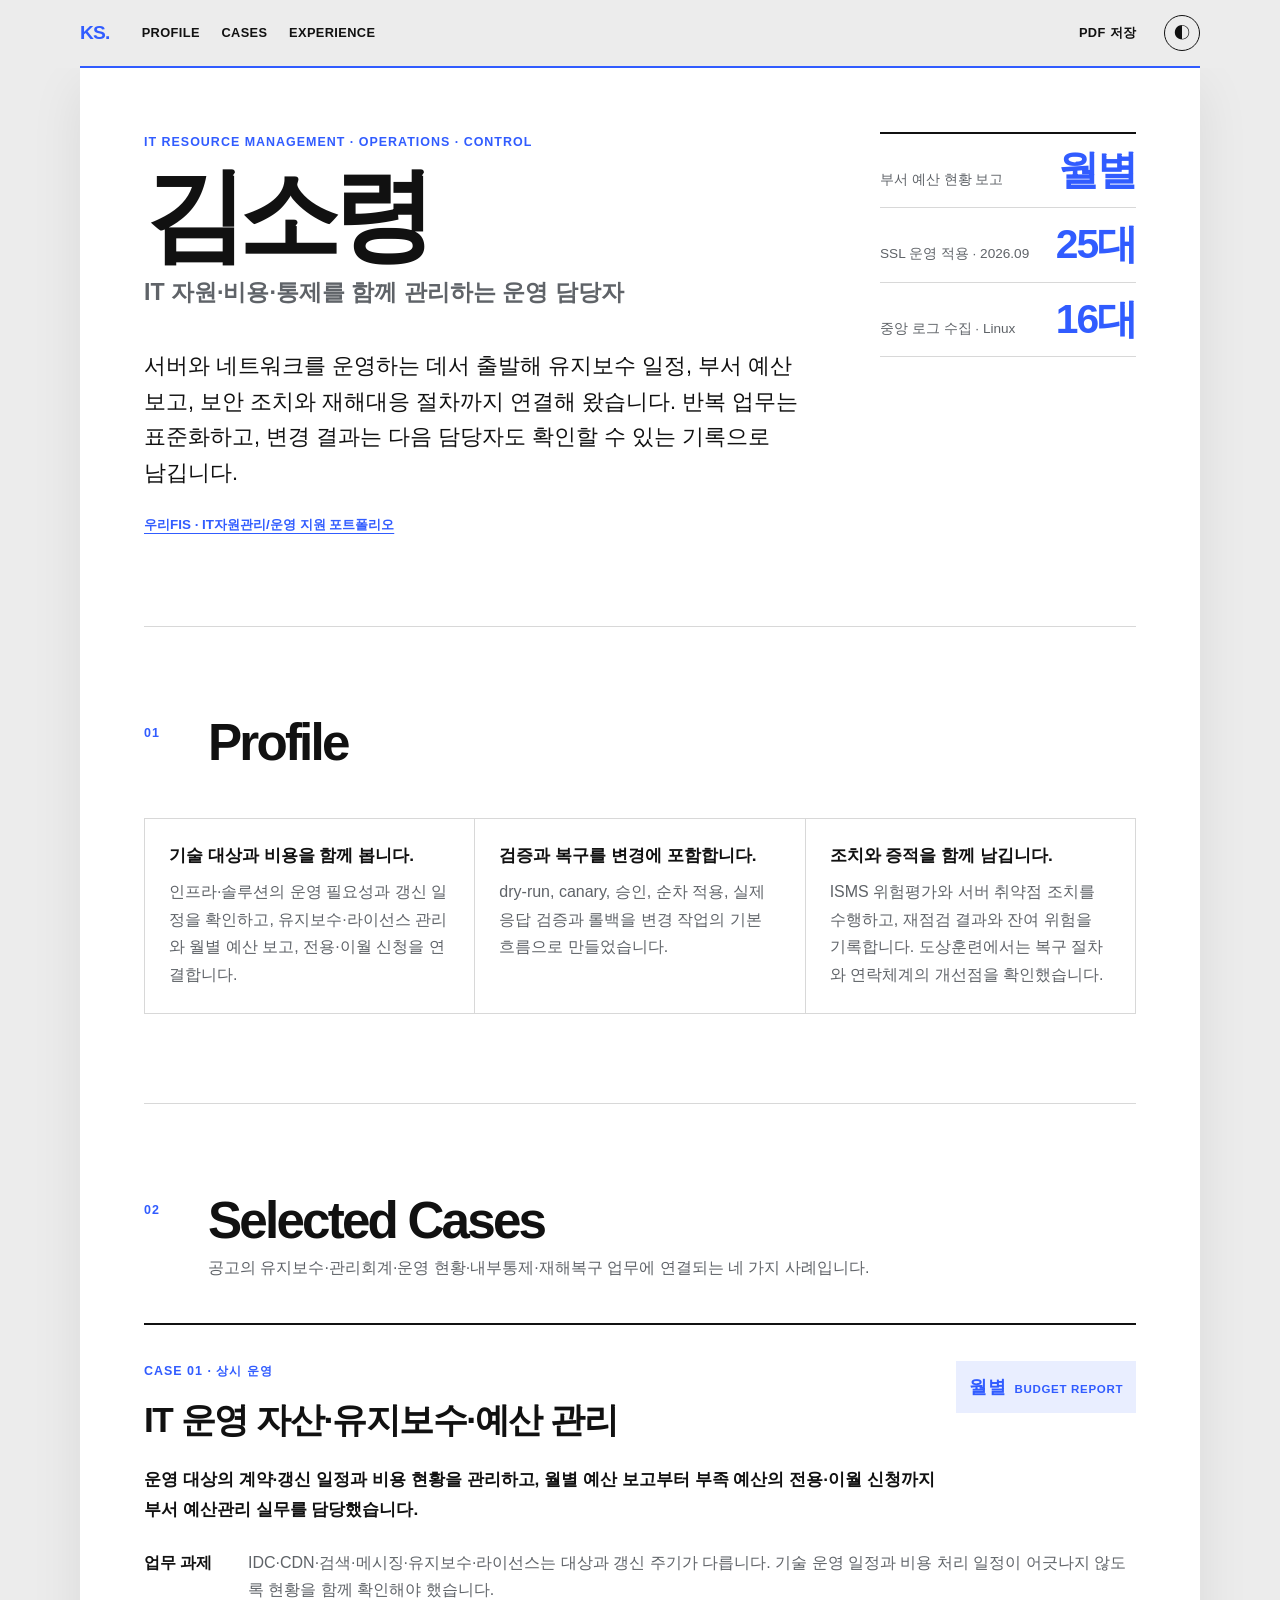
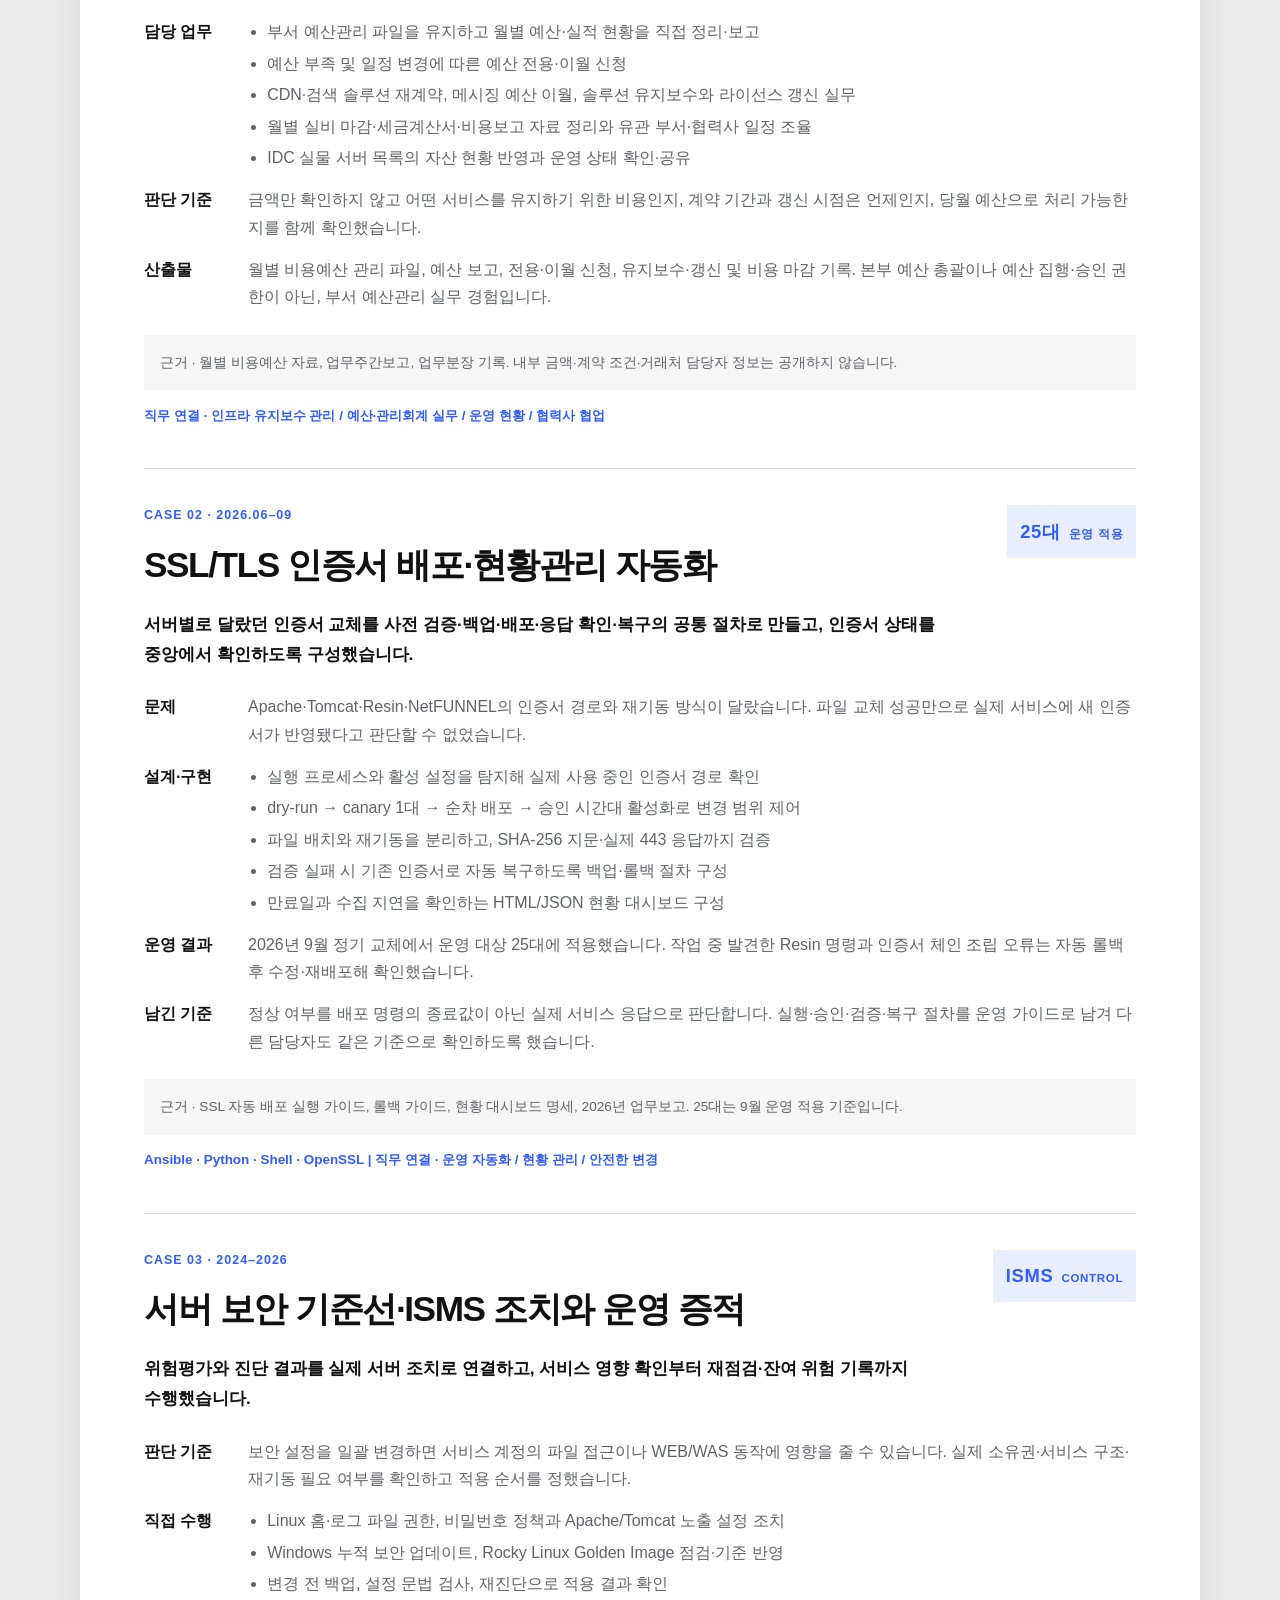
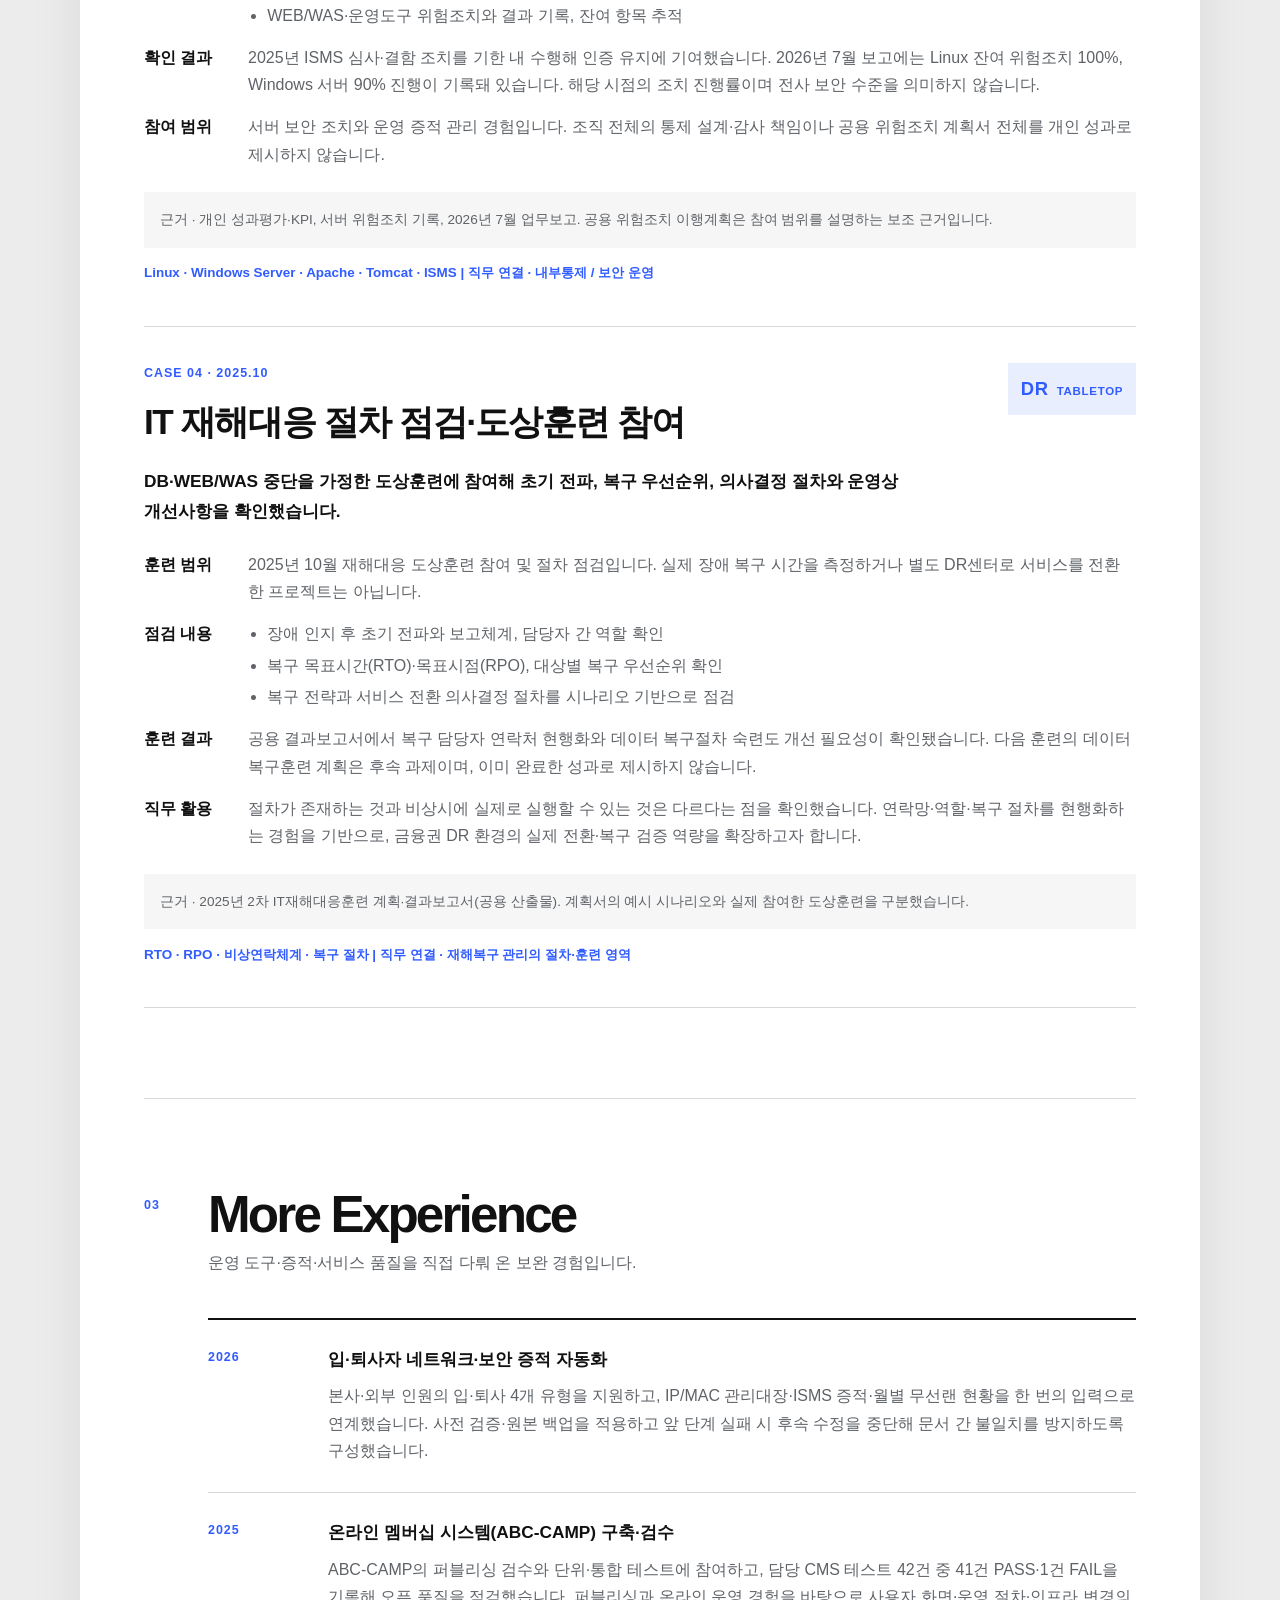
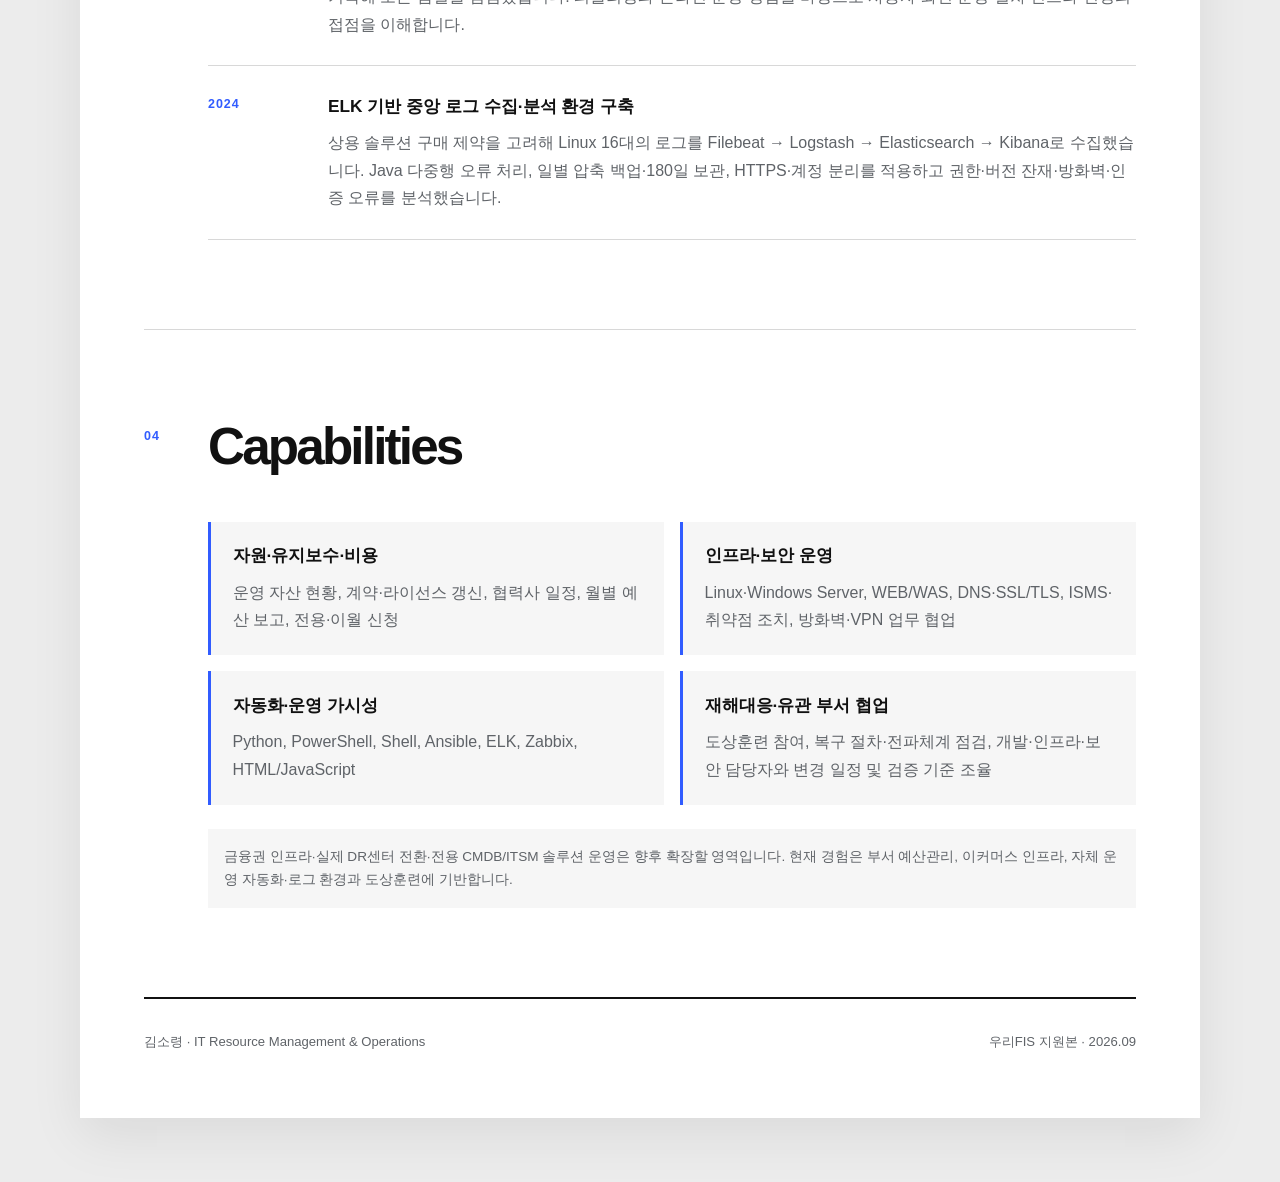
<file: index.html>
<!doctype html>
<html lang="ko">
  <head>
    <meta charset="UTF-8" />
    <meta name="viewport" content="width=device-width, initial-scale=1" />
    <meta
      name="description"
      content="IT 자원·유지보수·예산·내부통제 경험을 담은 김소령의 우리FIS IT자원관리/운영 지원 포트폴리오"
    />
    <meta name="theme-color" content="#315cff" />
    <title>김소령 — 우리FIS IT자원관리/운영 포트폴리오</title>
    <link
      rel="icon"
      type="image/svg+xml"
      href="data:image/svg+xml,%3Csvg xmlns='http://www.w3.org/2000/svg' viewBox='0 0 32 32'%3E%3Crect width='32' height='32' rx='4' fill='%23315cff'/%3E%3Cpath d='M8 8h5v7l6-7h6l-8 9 8 7h-7l-5-5v5H8z' fill='white'/%3E%3C/svg%3E"
    />
    <link rel="stylesheet" href="styles.css" />
    <script src="script.js" defer></script>
  </head>
  <body>
    <a class="skip-link" href="#main">본문으로 바로가기</a>

    <header class="site-header">
      <nav class="nav" aria-label="주요 메뉴">
        <a class="wordmark" href="#top" aria-label="김소령 포트폴리오 홈">KS.</a>
        <div class="nav-links">
          <a href="#profile">PROFILE</a>
          <a href="#projects">CASES</a>
          <a href="#experience">EXPERIENCE</a>
        </div>
        <div class="nav-actions">
          <button class="text-button" id="print-button" type="button">PDF 저장</button>
          <button
            class="icon-button"
            id="theme-toggle"
            type="button"
            aria-label="어두운 테마로 전환"
            aria-pressed="false"
          >
            <span aria-hidden="true">◐</span>
          </button>
        </div>
      </nav>
    </header>

    <main class="resume" id="main">
      <section class="hero" id="top" aria-labelledby="hero-title">
        <div class="hero-copy">
          <p class="eyebrow">IT RESOURCE MANAGEMENT · OPERATIONS · CONTROL</p>
          <h1 id="hero-title">김소령</h1>
          <p class="role">IT 자원·비용·통제를 함께 관리하는 운영 담당자</p>
          <p class="lead">
            서버와 네트워크를 운영하는 데서 출발해 유지보수 일정, 부서 예산 보고,
            보안 조치와 재해대응 절차까지 연결해 왔습니다. 반복 업무는 표준화하고,
            변경 결과는 다음 담당자도 확인할 수 있는 기록으로 남깁니다.
          </p>
          <p class="application-target">
            <a href="https://careers.woorifis.com/job_posting/rxSudutW">우리FIS · IT자원관리/운영 지원 포트폴리오</a>
          </p>
        </div>

        <dl class="metrics" aria-label="주요 프로젝트 수치">
          <div>
            <dt>부서 예산 현황 보고</dt>
            <dd>월별</dd>
          </div>
          <div>
            <dt>SSL 운영 적용 · 2026.09</dt>
            <dd>25대</dd>
          </div>
          <div>
            <dt>중앙 로그 수집 · Linux</dt>
            <dd>16대</dd>
          </div>
        </dl>
      </section>

      <section class="section profile" id="profile" aria-labelledby="profile-title">
        <div class="section-heading">
          <p class="section-index">01</p>
          <h2 id="profile-title">Profile</h2>
        </div>
        <div class="profile-statements">
          <article>
            <h3>기술 대상과 비용을 함께 봅니다.</h3>
            <p>
              인프라·솔루션의 운영 필요성과 갱신 일정을 확인하고, 유지보수·라이선스 관리와
              월별 예산 보고, 전용·이월 신청을 연결합니다.
            </p>
          </article>
          <article>
            <h3>검증과 복구를 변경에 포함합니다.</h3>
            <p>
              dry-run, canary, 승인, 순차 적용, 실제 응답 검증과 롤백을 변경 작업의 기본
              흐름으로 만들었습니다.
            </p>
          </article>
          <article>
            <h3>조치와 증적을 함께 남깁니다.</h3>
            <p>
              ISMS 위험평가와 서버 취약점 조치를 수행하고, 재점검 결과와 잔여 위험을
              기록합니다. 도상훈련에서는 복구 절차와 연락체계의 개선점을 확인했습니다.
            </p>
          </article>
        </div>
      </section>

      <section class="section" id="projects" aria-labelledby="projects-title">
        <div class="section-heading">
          <p class="section-index">02</p>
          <h2 id="projects-title">Selected Cases</h2>
          <p>공고의 유지보수·관리회계·운영 현황·내부통제·재해복구 업무에 연결되는 네 가지 사례입니다.</p>
        </div>

        <div class="project-list">
          <article class="project" data-project>
            <header class="project-header">
              <div>
                <p class="project-number">CASE 01 · 상시 운영</p>
                <h3>IT 운영 자산·유지보수·예산 관리</h3>
              </div>
              <p class="project-metric"><strong>월별</strong> BUDGET REPORT</p>
            </header>
            <p class="project-summary">
              운영 대상의 계약·갱신 일정과 비용 현황을 관리하고, 월별 예산 보고부터
              부족 예산의 전용·이월 신청까지 부서 예산관리 실무를 담당했습니다.
            </p>
            <dl class="project-story">
              <dt>업무 과제</dt>
              <dd>IDC·CDN·검색·메시징·유지보수·라이선스는 대상과 갱신 주기가 다릅니다.
                기술 운영 일정과 비용 처리 일정이 어긋나지 않도록 현황을 함께 확인해야 했습니다.</dd>
              <dt>담당 업무</dt>
              <dd><ul>
                <li>부서 예산관리 파일을 유지하고 월별 예산·실적 현황을 직접 정리·보고</li>
                <li>예산 부족 및 일정 변경에 따른 예산 전용·이월 신청</li>
                <li>CDN·검색 솔루션 재계약, 메시징 예산 이월, 솔루션 유지보수와 라이선스 갱신 실무</li>
                <li>월별 실비 마감·세금계산서·비용보고 자료 정리와 유관 부서·협력사 일정 조율</li>
                <li>IDC 실물 서버 목록의 자산 현황 반영과 운영 상태 확인·공유</li>
              </ul></dd>
              <dt>판단 기준</dt>
              <dd>금액만 확인하지 않고 어떤 서비스를 유지하기 위한 비용인지, 계약 기간과 갱신 시점은
                언제인지, 당월 예산으로 처리 가능한지를 함께 확인했습니다.</dd>
              <dt>산출물</dt>
              <dd>월별 비용예산 관리 파일, 예산 보고, 전용·이월 신청, 유지보수·갱신 및 비용 마감 기록.
                본부 예산 총괄이나 예산 집행·승인 권한이 아닌, 부서 예산관리 실무 경험입니다.</dd>
            </dl>
            <p class="evidence-note">근거 · 월별 비용예산 자료, 업무주간보고, 업무분장 기록. 내부 금액·계약 조건·거래처 담당자 정보는 공개하지 않습니다.</p>
            <p class="stack">직무 연결 · 인프라 유지보수 관리 / 예산·관리회계 실무 / 운영 현황 / 협력사 협업</p>
          </article>

          <article class="project" data-project>
            <header class="project-header">
              <div>
                <p class="project-number">CASE 02 · 2026.06–09</p>
                <h3>SSL/TLS 인증서 배포·현황관리 자동화</h3>
              </div>
              <p class="project-metric"><strong>25대</strong> 운영 적용</p>
            </header>
            <p class="project-summary">
              서버별로 달랐던 인증서 교체를 사전 검증·백업·배포·응답 확인·복구의
              공통 절차로 만들고, 인증서 상태를 중앙에서 확인하도록 구성했습니다.
            </p>
            <dl class="project-story">
              <dt>문제</dt>
              <dd>Apache·Tomcat·Resin·NetFUNNEL의 인증서 경로와 재기동 방식이 달랐습니다.
                파일 교체 성공만으로 실제 서비스에 새 인증서가 반영됐다고 판단할 수 없었습니다.</dd>
              <dt>설계·구현</dt>
              <dd><ul>
                <li>실행 프로세스와 활성 설정을 탐지해 실제 사용 중인 인증서 경로 확인</li>
                <li>dry-run → canary 1대 → 순차 배포 → 승인 시간대 활성화로 변경 범위 제어</li>
                <li>파일 배치와 재기동을 분리하고, SHA-256 지문·실제 443 응답까지 검증</li>
                <li>검증 실패 시 기존 인증서로 자동 복구하도록 백업·롤백 절차 구성</li>
                <li>만료일과 수집 지연을 확인하는 HTML/JSON 현황 대시보드 구성</li>
              </ul></dd>
              <dt>운영 결과</dt>
              <dd>2026년 9월 정기 교체에서 운영 대상 25대에 적용했습니다. 작업 중 발견한 Resin 명령과
                인증서 체인 조립 오류는 자동 롤백 후 수정·재배포해 확인했습니다.</dd>
              <dt>남긴 기준</dt>
              <dd>정상 여부를 배포 명령의 종료값이 아닌 실제 서비스 응답으로 판단합니다.
                실행·승인·검증·복구 절차를 운영 가이드로 남겨 다른 담당자도 같은 기준으로 확인하도록 했습니다.</dd>
            </dl>
            <p class="evidence-note">근거 · SSL 자동 배포 실행 가이드, 롤백 가이드, 현황 대시보드 명세, 2026년 업무보고. 25대는 9월 운영 적용 기준입니다.</p>
            <p class="stack">Ansible · Python · Shell · OpenSSL | 직무 연결 · 운영 자동화 / 현황 관리 / 안전한 변경</p>
          </article>

          <article class="project" data-project>
            <header class="project-header">
              <div>
                <p class="project-number">CASE 03 · 2024–2026</p>
                <h3>서버 보안 기준선·ISMS 조치와 운영 증적</h3>
              </div>
              <p class="project-metric"><strong>ISMS</strong> CONTROL</p>
            </header>
            <p class="project-summary">
              위험평가와 진단 결과를 실제 서버 조치로 연결하고, 서비스 영향 확인부터
              재점검·잔여 위험 기록까지 수행했습니다.
            </p>
            <dl class="project-story">
              <dt>판단 기준</dt>
              <dd>보안 설정을 일괄 변경하면 서비스 계정의 파일 접근이나 WEB/WAS 동작에 영향을 줄 수 있습니다.
                실제 소유권·서비스 구조·재기동 필요 여부를 확인하고 적용 순서를 정했습니다.</dd>
              <dt>직접 수행</dt>
              <dd><ul>
                <li>Linux 홈·로그 파일 권한, 비밀번호 정책과 Apache/Tomcat 노출 설정 조치</li>
                <li>Windows 누적 보안 업데이트, Rocky Linux Golden Image 점검·기준 반영</li>
                <li>변경 전 백업, 설정 문법 검사, 재진단으로 적용 결과 확인</li>
                <li>WEB/WAS·운영도구 위험조치와 결과 기록, 잔여 항목 추적</li>
              </ul></dd>
              <dt>확인 결과</dt>
              <dd>2025년 ISMS 심사·결함 조치를 기한 내 수행해 인증 유지에 기여했습니다.
                2026년 7월 보고에는 Linux 잔여 위험조치 100%, Windows 서버 90% 진행이 기록돼 있습니다.
                해당 시점의 조치 진행률이며 전사 보안 수준을 의미하지 않습니다.</dd>
              <dt>참여 범위</dt>
              <dd>서버 보안 조치와 운영 증적 관리 경험입니다. 조직 전체의 통제 설계·감사 책임이나
                공용 위험조치 계획서 전체를 개인 성과로 제시하지 않습니다.</dd>
            </dl>
            <p class="evidence-note">근거 · 개인 성과평가·KPI, 서버 위험조치 기록, 2026년 7월 업무보고. 공용 위험조치 이행계획은 참여 범위를 설명하는 보조 근거입니다.</p>
            <p class="stack">Linux · Windows Server · Apache · Tomcat · ISMS | 직무 연결 · 내부통제 / 보안 운영</p>
          </article>

          <article class="project" data-project>
            <header class="project-header">
              <div>
                <p class="project-number">CASE 04 · 2025.10</p>
                <h3>IT 재해대응 절차 점검·도상훈련 참여</h3>
              </div>
              <p class="project-metric"><strong>DR</strong> TABLETOP</p>
            </header>
            <p class="project-summary">
              DB·WEB/WAS 중단을 가정한 도상훈련에 참여해 초기 전파, 복구 우선순위,
              의사결정 절차와 운영상 개선사항을 확인했습니다.
            </p>
            <dl class="project-story">
              <dt>훈련 범위</dt>
              <dd>2025년 10월 재해대응 도상훈련 참여 및 절차 점검입니다.
                실제 장애 복구 시간을 측정하거나 별도 DR센터로 서비스를 전환한 프로젝트는 아닙니다.</dd>
              <dt>점검 내용</dt>
              <dd><ul>
                <li>장애 인지 후 초기 전파와 보고체계, 담당자 간 역할 확인</li>
                <li>복구 목표시간(RTO)·목표시점(RPO), 대상별 복구 우선순위 확인</li>
                <li>복구 전략과 서비스 전환 의사결정 절차를 시나리오 기반으로 점검</li>
              </ul></dd>
              <dt>훈련 결과</dt>
              <dd>공용 결과보고서에서 복구 담당자 연락처 현행화와 데이터 복구절차 숙련도 개선 필요성이
                확인됐습니다. 다음 훈련의 데이터 복구훈련 계획은 후속 과제이며, 이미 완료한 성과로 제시하지 않습니다.</dd>
              <dt>직무 활용</dt>
              <dd>절차가 존재하는 것과 비상시에 실제로 실행할 수 있는 것은 다르다는 점을 확인했습니다.
                연락망·역할·복구 절차를 현행화하는 경험을 기반으로, 금융권 DR 환경의 실제 전환·복구 검증 역량을 확장하고자 합니다.</dd>
            </dl>
            <p class="evidence-note">근거 · 2025년 2차 IT재해대응훈련 계획·결과보고서(공용 산출물). 계획서의 예시 시나리오와 실제 참여한 도상훈련을 구분했습니다.</p>
            <p class="stack">RTO · RPO · 비상연락체계 · 복구 절차 | 직무 연결 · 재해복구 관리의 절차·훈련 영역</p>
          </article>
        </div>
      </section>

      <section class="section" id="experience" aria-labelledby="experience-title">
        <div class="section-heading">
          <p class="section-index">03</p>
          <h2 id="experience-title">More Experience</h2>
          <p>운영 도구·증적·서비스 품질을 직접 다뤄 온 보완 경험입니다.</p>
        </div>

        <div class="timeline">
          <article>
            <p class="timeline-date">2026</p>
            <div>
              <h3>입·퇴사자 네트워크·보안 증적 자동화</h3>
              <p>
                본사·외부 인원의 입·퇴사 4개 유형을 지원하고, IP/MAC 관리대장·ISMS 증적·월별
                무선랜 현황을 한 번의 입력으로 연계했습니다. 사전 검증·원본 백업을 적용하고
                앞 단계 실패 시 후속 수정을 중단해 문서 간 불일치를 방지하도록 구성했습니다.
              </p>
            </div>
          </article>
          <article>
            <p class="timeline-date">2025</p>
            <div>
              <h3>온라인 멤버십 시스템(ABC-CAMP) 구축·검수</h3>
              <p>
                ABC-CAMP의 퍼블리싱 검수와 단위·통합 테스트에 참여하고, 담당 CMS 테스트
                42건 중 41건 PASS·1건 FAIL을 기록해 오픈 품질을 점검했습니다. 퍼블리싱과
                온라인 운영 경험을 바탕으로 사용자 화면·운영 절차·인프라 변경의 접점을 이해합니다.
              </p>
            </div>
          </article>
          <article>
            <p class="timeline-date">2024</p>
            <div>
              <h3>ELK 기반 중앙 로그 수집·분석 환경 구축</h3>
              <p>
                상용 솔루션 구매 제약을 고려해 Linux 16대의 로그를 Filebeat → Logstash →
                Elasticsearch → Kibana로 수집했습니다. Java 다중행 오류 처리, 일별 압축 백업·180일
                보관, HTTPS·계정 분리를 적용하고 권한·버전 잔재·방화벽·인증 오류를 분석했습니다.
              </p>
            </div>
          </article>
        </div>
      </section>

      <section class="section capabilities" aria-labelledby="capabilities-title">
        <div class="section-heading">
          <p class="section-index">04</p>
          <h2 id="capabilities-title">Capabilities</h2>
        </div>
        <div class="capability-grid">
          <article>
            <h3>자원·유지보수·비용</h3>
            <p>운영 자산 현황, 계약·라이선스 갱신, 협력사 일정, 월별 예산 보고, 전용·이월 신청</p>
          </article>
          <article>
            <h3>인프라·보안 운영</h3>
            <p>Linux·Windows Server, WEB/WAS, DNS·SSL/TLS, ISMS·취약점 조치, 방화벽·VPN 업무 협업</p>
          </article>
          <article>
            <h3>자동화·운영 가시성</h3>
            <p>Python, PowerShell, Shell, Ansible, ELK, Zabbix, HTML/JavaScript</p>
          </article>
          <article>
            <h3>재해대응·유관 부서 협업</h3>
            <p>도상훈련 참여, 복구 절차·전파체계 점검, 개발·인프라·보안 담당자와 변경 일정 및 검증 기준 조율</p>
          </article>
        </div>
        <p class="scope-note">
          금융권 인프라·실제 DR센터 전환·전용 CMDB/ITSM 솔루션 운영은 향후 확장할 영역입니다.
          현재 경험은 부서 예산관리, 이커머스 인프라, 자체 운영 자동화·로그 환경과 도상훈련에 기반합니다.
        </p>
      </section>

      <footer class="footer">
        <p>김소령 · IT Resource Management &amp; Operations</p>
        <p>우리FIS 지원본 · 2026.09</p>
      </footer>
    </main>
  </body>
</html>
</file>
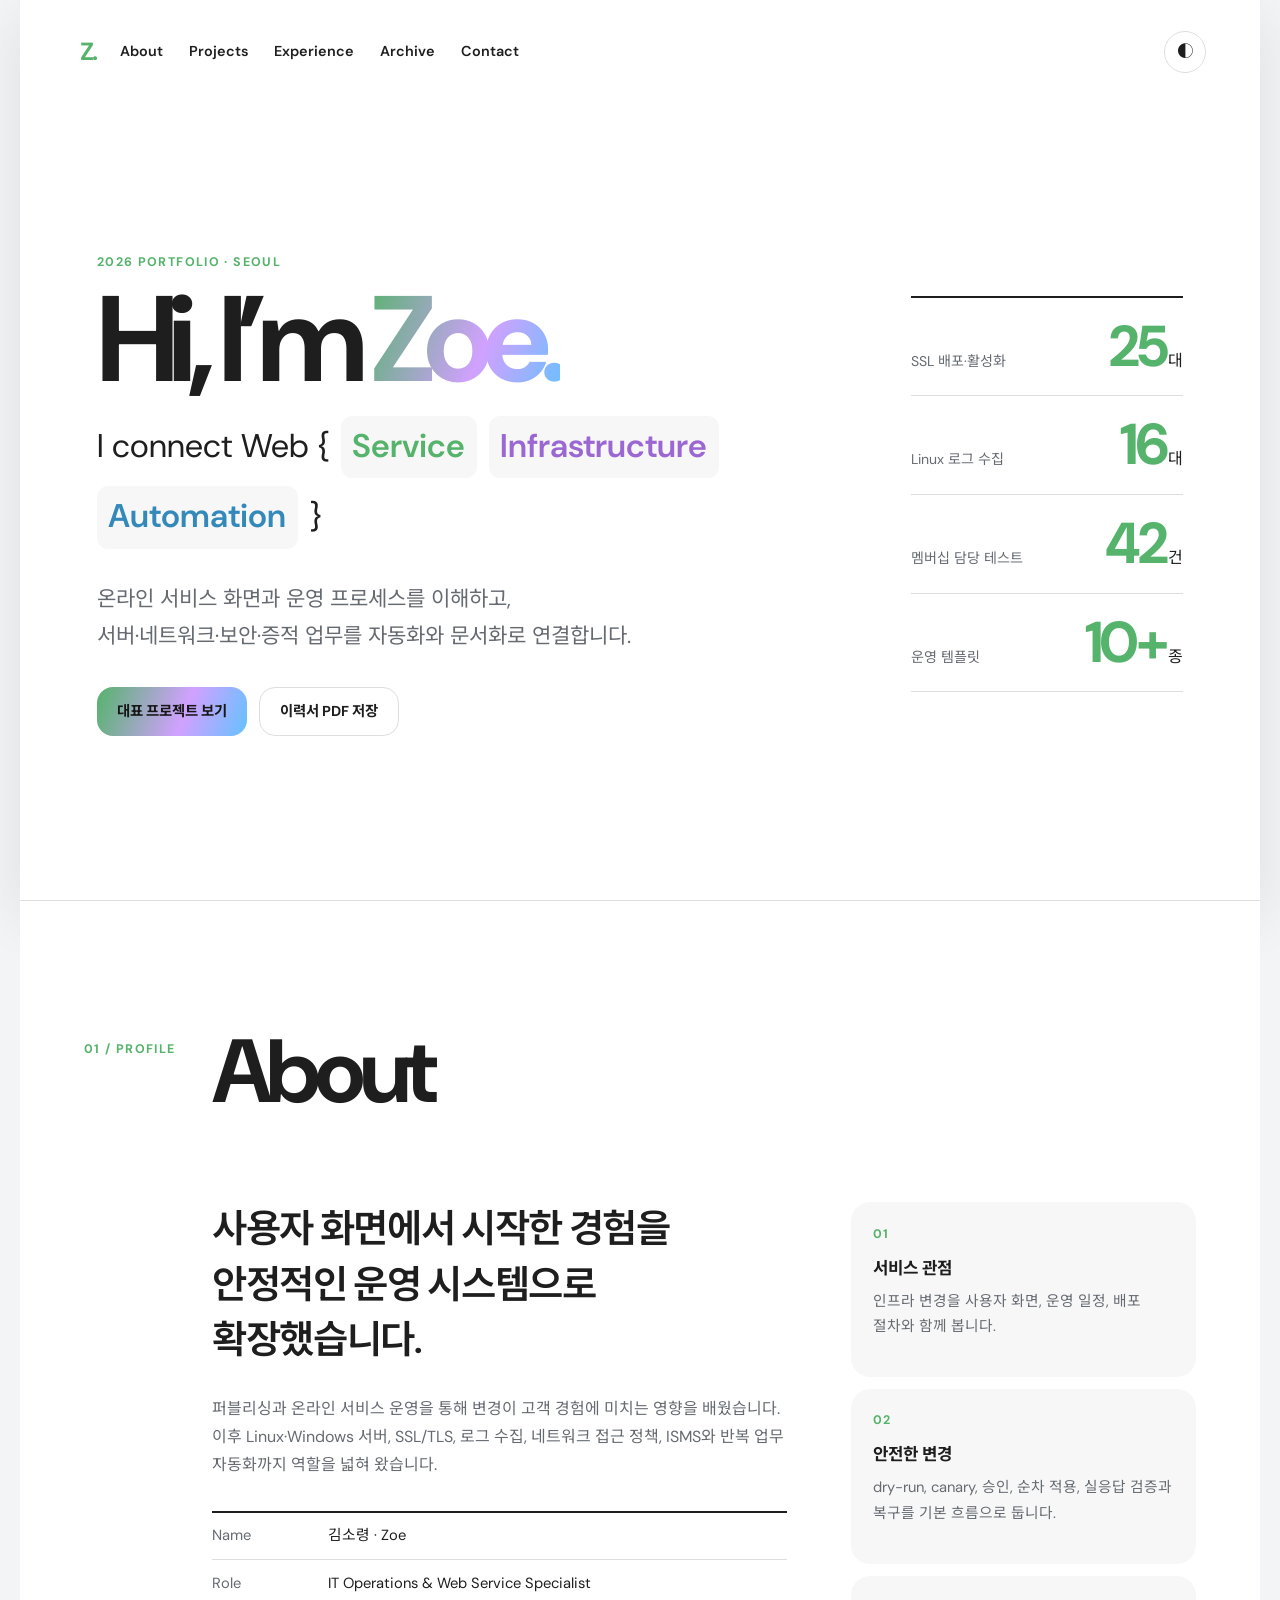
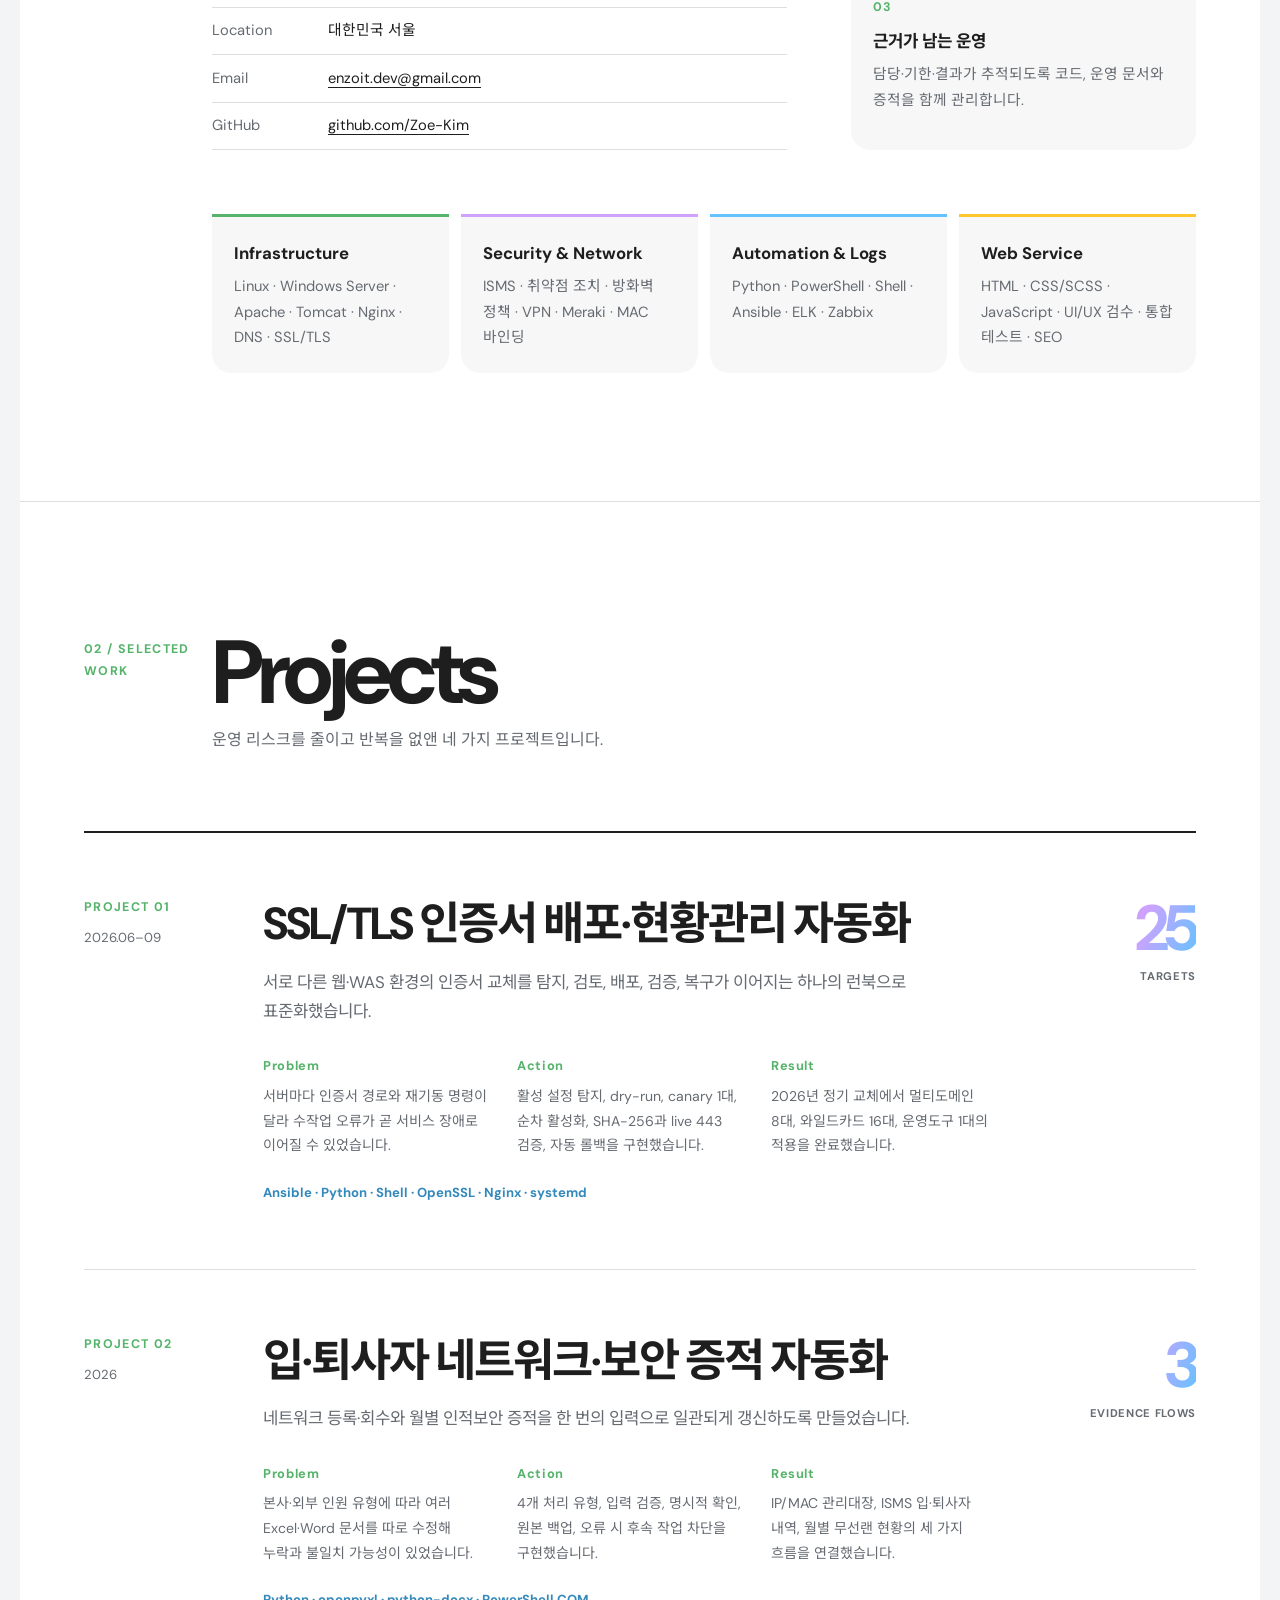
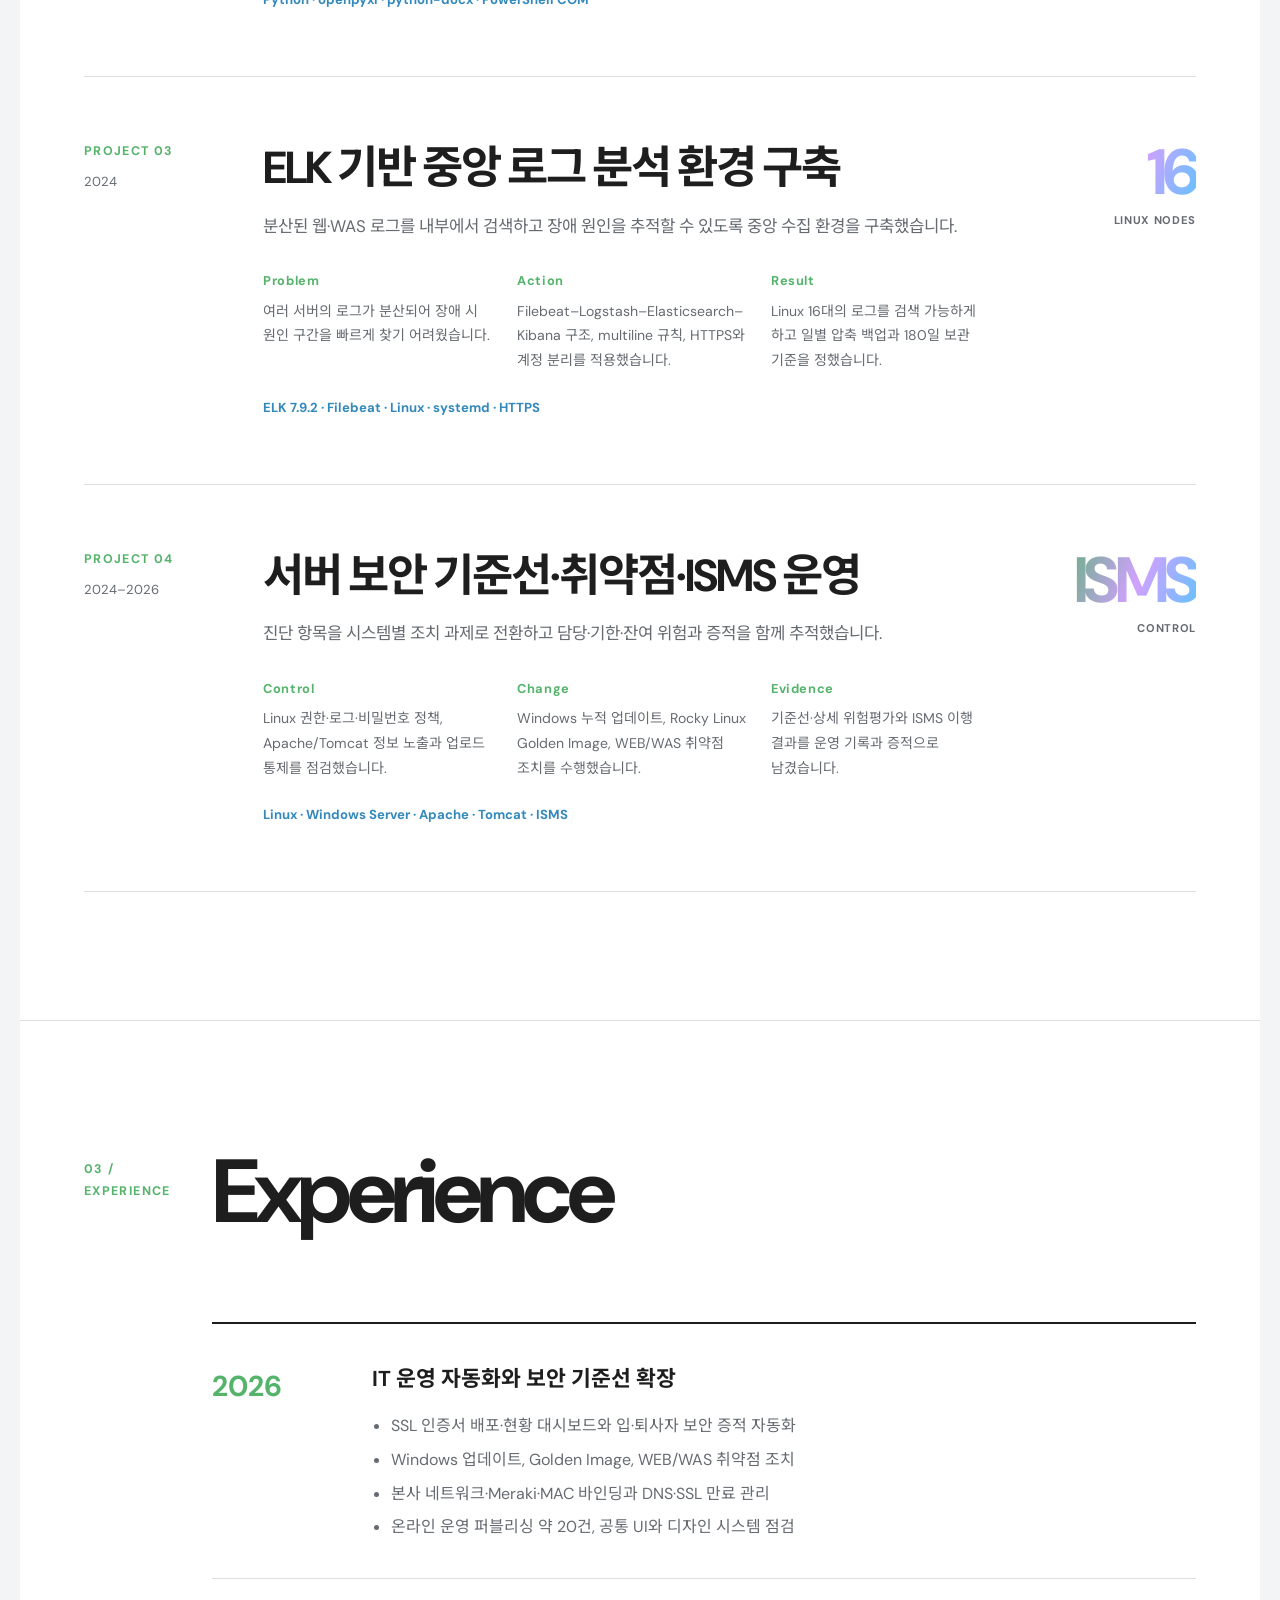
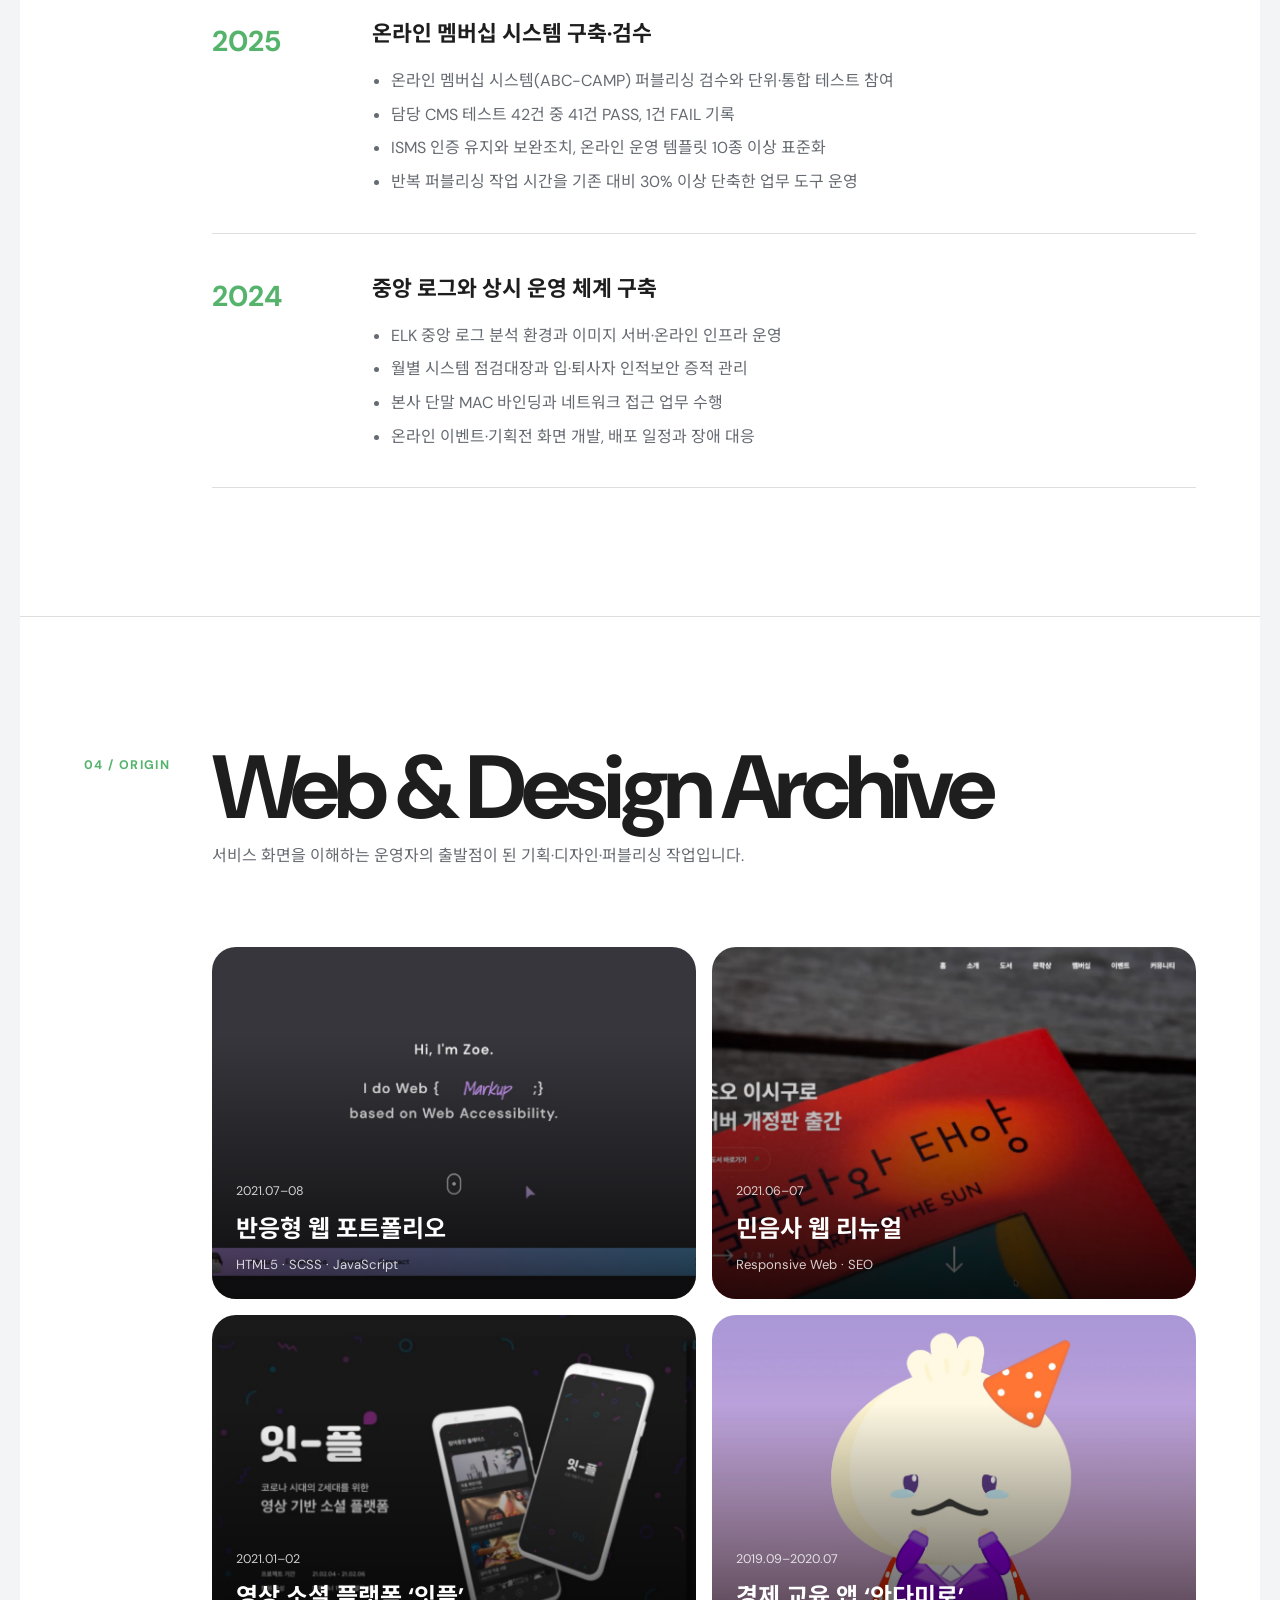
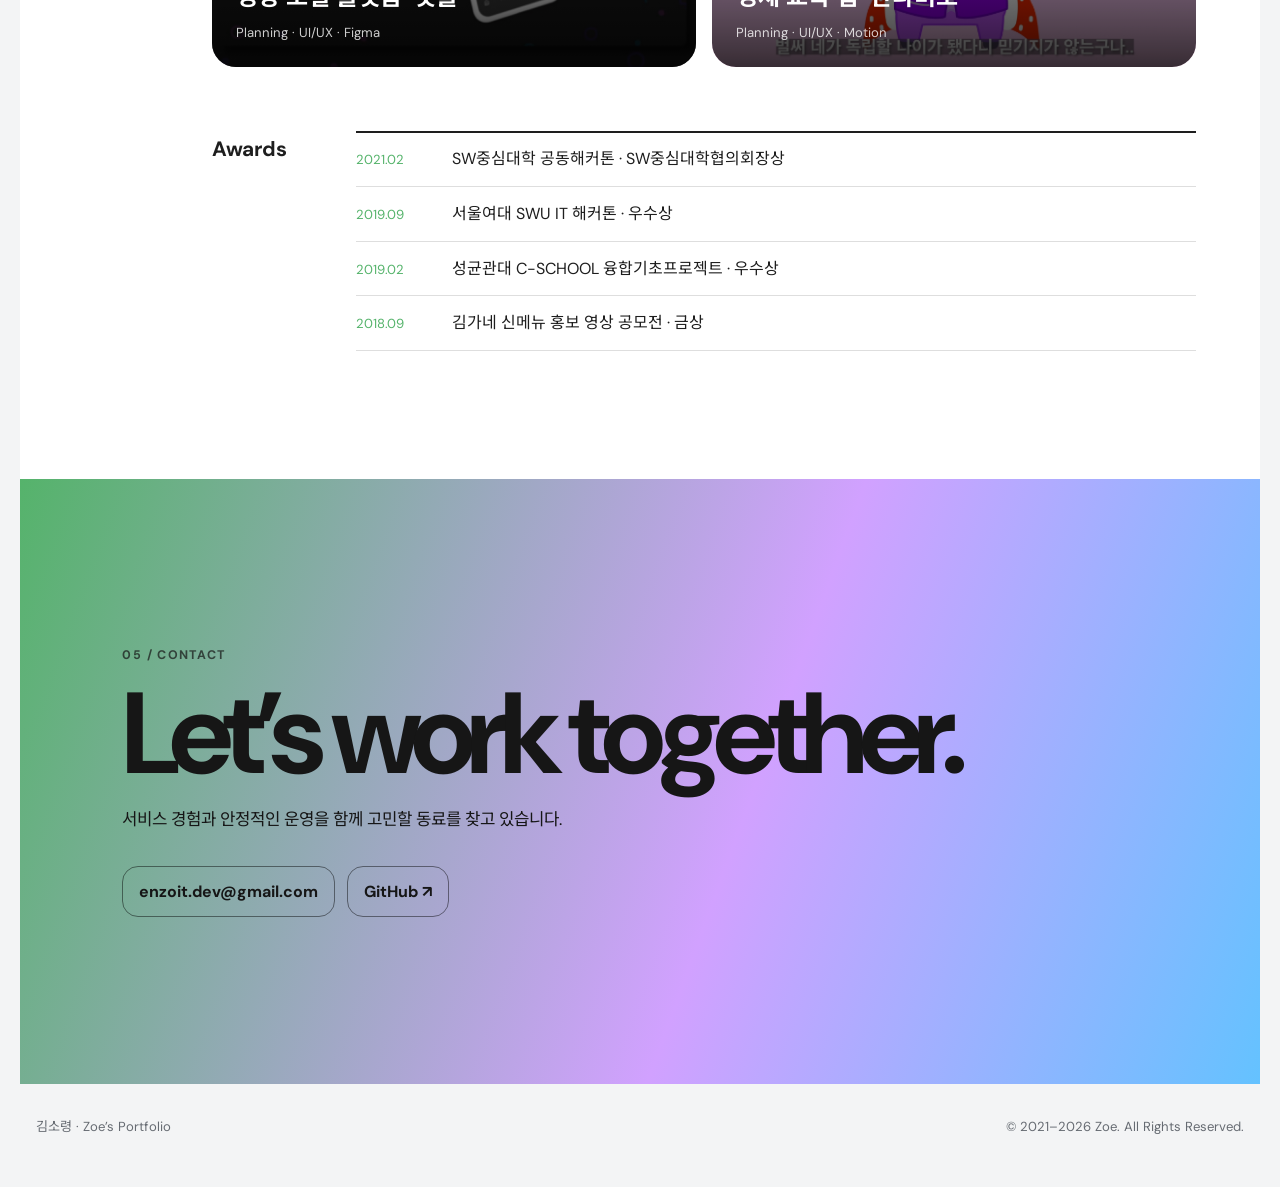
<file: classic/index.html>
<!doctype html>
<html lang="ko">
<head>
  <meta charset="UTF-8">
  <meta name="viewport" content="width=device-width, initial-scale=1">
  <meta name="description" content="온라인 서비스 경험을 서버·네트워크·보안·자동화로 연결하는 김소령의 2026 포트폴리오입니다.">
  <meta name="theme-color" content="#55b36b">
  <title>김소령 · Zoe — 2026 Portfolio</title>

  <meta property="og:type" content="website">
  <meta property="og:title" content="김소령 · Zoe — 2026 Portfolio">
  <meta property="og:description" content="IT 운영, 온라인 서비스, 보안과 자동화 경험을 담은 포트폴리오">
  <meta property="og:url" content="https://zoe-kim.github.io/portfolio-2026/classic/">
  <meta property="og:image" content="https://zoe-kim.github.io/portfolio-2026/classic/video/portfolio.jpg">
  <meta name="twitter:card" content="summary_large_image">
  <meta name="twitter:title" content="김소령 · Zoe — 2026 Portfolio">
  <meta name="twitter:description" content="IT 운영, 온라인 서비스, 보안과 자동화 경험을 담은 포트폴리오">
  <meta name="twitter:image" content="https://zoe-kim.github.io/portfolio-2026/classic/video/portfolio.jpg">

  <link rel="apple-touch-icon" href="images/common/favicon.ico">
  <link rel="shortcut icon" href="images/common/favicon.ico">
  <link rel="icon" href="images/common/favicon.ico">
  <link rel="preconnect" href="https://fonts.googleapis.com">
  <link rel="preconnect" href="https://fonts.gstatic.com" crossorigin>
  <link href="https://fonts.googleapis.com/css2?family=DM+Sans:wght@400;500;600;700&family=Noto+Sans+KR:wght@400;500;600;700&display=swap" rel="stylesheet">
  <link rel="stylesheet" href="css/portfolio-2026.css">
  <script defer src="js/portfolio-2026.js"></script>
</head>

<body>
  <a class="skip-link" href="#about">본문 바로가기</a>

  <header class="site-header">
    <nav class="nav-shell" aria-label="주요 메뉴">
      <a class="brand" href="#top" aria-label="포트폴리오 첫 화면">Z.</a>
      <button class="menu-button" type="button" aria-controls="main-menu" aria-expanded="false">
        <span></span><span></span><span></span>
        <span class="blind">메뉴 열기</span>
      </button>
      <div class="nav-menu" id="main-menu">
        <a href="#about">About</a>
        <a href="#projects">Projects</a>
        <a href="#experience">Experience</a>
        <a href="#archive">Archive</a>
        <a href="#contact">Contact</a>
      </div>
      <button class="theme-button" id="theme-toggle" type="button" aria-label="어두운 테마로 전환" aria-pressed="false">
        <span aria-hidden="true">◐</span>
      </button>
    </nav>
  </header>

  <main id="top">
    <section class="hero" aria-labelledby="hero-title">
      <div class="hero-inner">
        <p class="hero-kicker">2026 PORTFOLIO · SEOUL</p>
        <h1 id="hero-title">Hi, I’m <span>Zoe.</span></h1>
        <div class="hero-code" aria-label="서비스, 인프라, 자동화를 연결합니다">
          <span>I connect Web &#123;</span>
          <strong>Service</strong>
          <strong>Infrastructure</strong>
          <strong>Automation</strong>
          <span>&#125;</span>
        </div>
        <p class="hero-description">
          온라인 서비스 화면과 운영 프로세스를 이해하고,<br>
          서버·네트워크·보안·증적 업무를 자동화와 문서화로 연결합니다.
        </p>
        <div class="hero-actions">
          <a class="primary-button" href="#projects">대표 프로젝트 보기</a>
          <button class="secondary-button" id="print-button" type="button">이력서 PDF 저장</button>
        </div>
      </div>

      <dl class="hero-metrics" aria-label="대표 성과">
        <div><dt>SSL 배포·활성화</dt><dd><strong>25</strong>대</dd></div>
        <div><dt>Linux 로그 수집</dt><dd><strong>16</strong>대</dd></div>
        <div><dt>멤버십 담당 테스트</dt><dd><strong>42</strong>건</dd></div>
        <div><dt>운영 템플릿</dt><dd><strong>10+</strong>종</dd></div>
      </dl>
    </section>

    <section class="section about-section" id="about" aria-labelledby="about-title">
      <div class="section-title reveal"><p>01 / PROFILE</p><h2 id="about-title">About</h2></div>
      <div class="about-grid">
        <article class="about-intro reveal">
          <p class="large-copy">사용자 화면에서 시작한 경험을<br>안정적인 운영 시스템으로 확장했습니다.</p>
          <p>
            퍼블리싱과 온라인 서비스 운영을 통해 변경이 고객 경험에 미치는 영향을 배웠습니다.
            이후 Linux·Windows 서버, SSL/TLS, 로그 수집, 네트워크 접근 정책, ISMS와 반복 업무
            자동화까지 역할을 넓혀 왔습니다.
          </p>
          <div class="identity-list">
            <p><span>Name</span>김소령 · Zoe</p>
            <p><span>Role</span>IT Operations &amp; Web Service Specialist</p>
            <p><span>Location</span>대한민국 서울</p>
            <p><span>Email</span><a href="mailto:enzoit.dev@gmail.com">enzoit.dev@gmail.com</a></p>
            <p><span>GitHub</span><a href="https://github.com/Zoe-Kim" target="_blank" rel="noreferrer noopener">github.com/Zoe-Kim</a></p>
          </div>
        </article>
        <div class="principles reveal">
          <article><p class="card-index">01</p><h3>서비스 관점</h3><p>인프라 변경을 사용자 화면, 운영 일정, 배포 절차와 함께 봅니다.</p></article>
          <article><p class="card-index">02</p><h3>안전한 변경</h3><p>dry-run, canary, 승인, 순차 적용, 실응답 검증과 복구를 기본 흐름으로 둡니다.</p></article>
          <article><p class="card-index">03</p><h3>근거가 남는 운영</h3><p>담당·기한·결과가 추적되도록 코드, 운영 문서와 증적을 함께 관리합니다.</p></article>
        </div>
      </div>

      <div class="skills reveal" aria-label="업무 역량">
        <article><h3>Infrastructure</h3><p>Linux · Windows Server · Apache · Tomcat · Nginx · DNS · SSL/TLS</p></article>
        <article><h3>Security &amp; Network</h3><p>ISMS · 취약점 조치 · 방화벽 정책 · VPN · Meraki · MAC 바인딩</p></article>
        <article><h3>Automation &amp; Logs</h3><p>Python · PowerShell · Shell · Ansible · ELK · Zabbix</p></article>
        <article><h3>Web Service</h3><p>HTML · CSS/SCSS · JavaScript · UI/UX 검수 · 통합 테스트 · SEO</p></article>
      </div>
    </section>

    <section class="section projects-section" id="projects" aria-labelledby="projects-title">
      <div class="section-title reveal">
        <p>02 / SELECTED WORK</p><h2 id="projects-title">Projects</h2>
        <span>운영 리스크를 줄이고 반복을 없앤 네 가지 프로젝트입니다.</span>
      </div>

      <div class="project-list">
        <article class="project-card reveal">
          <div class="project-meta"><p>PROJECT 01</p><span>2026.06–09</span></div>
          <div class="project-content">
            <h3>SSL/TLS 인증서 배포·현황관리 자동화</h3>
            <p class="project-lead">서로 다른 웹·WAS 환경의 인증서 교체를 탐지, 검토, 배포, 검증, 복구가 이어지는 하나의 런북으로 표준화했습니다.</p>
            <div class="project-columns">
              <div><h4>Problem</h4><p>서버마다 인증서 경로와 재기동 명령이 달라 수작업 오류가 곧 서비스 장애로 이어질 수 있었습니다.</p></div>
              <div><h4>Action</h4><p>활성 설정 탐지, dry-run, canary 1대, 순차 활성화, SHA-256과 live 443 검증, 자동 롤백을 구현했습니다.</p></div>
              <div><h4>Result</h4><p>2026년 정기 교체에서 멀티도메인 8대, 와일드카드 16대, 운영도구 1대의 적용을 완료했습니다.</p></div>
            </div>
            <p class="project-stack">Ansible · Python · Shell · OpenSSL · Nginx · systemd</p>
          </div>
          <p class="project-number"><strong>25</strong><span>TARGETS</span></p>
        </article>

        <article class="project-card reveal">
          <div class="project-meta"><p>PROJECT 02</p><span>2026</span></div>
          <div class="project-content">
            <h3>입·퇴사자 네트워크·보안 증적 자동화</h3>
            <p class="project-lead">네트워크 등록·회수와 월별 인적보안 증적을 한 번의 입력으로 일관되게 갱신하도록 만들었습니다.</p>
            <div class="project-columns">
              <div><h4>Problem</h4><p>본사·외부 인원 유형에 따라 여러 Excel·Word 문서를 따로 수정해 누락과 불일치 가능성이 있었습니다.</p></div>
              <div><h4>Action</h4><p>4개 처리 유형, 입력 검증, 명시적 확인, 원본 백업, 오류 시 후속 작업 차단을 구현했습니다.</p></div>
              <div><h4>Result</h4><p>IP/MAC 관리대장, ISMS 입·퇴사자 내역, 월별 무선랜 현황의 세 가지 흐름을 연결했습니다.</p></div>
            </div>
            <p class="project-stack">Python · openpyxl · python-docx · PowerShell COM</p>
          </div>
          <p class="project-number"><strong>3</strong><span>EVIDENCE FLOWS</span></p>
        </article>

        <article class="project-card reveal">
          <div class="project-meta"><p>PROJECT 03</p><span>2024</span></div>
          <div class="project-content">
            <h3>ELK 기반 중앙 로그 분석 환경 구축</h3>
            <p class="project-lead">분산된 웹·WAS 로그를 내부에서 검색하고 장애 원인을 추적할 수 있도록 중앙 수집 환경을 구축했습니다.</p>
            <div class="project-columns">
              <div><h4>Problem</h4><p>여러 서버의 로그가 분산되어 장애 시 원인 구간을 빠르게 찾기 어려웠습니다.</p></div>
              <div><h4>Action</h4><p>Filebeat–Logstash–Elasticsearch–Kibana 구조, multiline 규칙, HTTPS와 계정 분리를 적용했습니다.</p></div>
              <div><h4>Result</h4><p>Linux 16대의 로그를 검색 가능하게 하고 일별 압축 백업과 180일 보관 기준을 정했습니다.</p></div>
            </div>
            <p class="project-stack">ELK 7.9.2 · Filebeat · Linux · systemd · HTTPS</p>
          </div>
          <p class="project-number"><strong>16</strong><span>LINUX NODES</span></p>
        </article>

        <article class="project-card reveal">
          <div class="project-meta"><p>PROJECT 04</p><span>2024–2026</span></div>
          <div class="project-content">
            <h3>서버 보안 기준선·취약점·ISMS 운영</h3>
            <p class="project-lead">진단 항목을 시스템별 조치 과제로 전환하고 담당·기한·잔여 위험과 증적을 함께 추적했습니다.</p>
            <div class="project-columns">
              <div><h4>Control</h4><p>Linux 권한·로그·비밀번호 정책, Apache/Tomcat 정보 노출과 업로드 통제를 점검했습니다.</p></div>
              <div><h4>Change</h4><p>Windows 누적 업데이트, Rocky Linux Golden Image, WEB/WAS 취약점 조치를 수행했습니다.</p></div>
              <div><h4>Evidence</h4><p>기준선·상세 위험평가와 ISMS 이행 결과를 운영 기록과 증적으로 남겼습니다.</p></div>
            </div>
            <p class="project-stack">Linux · Windows Server · Apache · Tomcat · ISMS</p>
          </div>
          <p class="project-number"><strong>ISMS</strong><span>CONTROL</span></p>
        </article>
      </div>
    </section>

    <section class="section experience-section" id="experience" aria-labelledby="experience-title">
      <div class="section-title reveal"><p>03 / EXPERIENCE</p><h2 id="experience-title">Experience</h2></div>
      <div class="timeline">
        <article class="reveal">
          <p class="timeline-year">2026</p>
          <div><h3>IT 운영 자동화와 보안 기준선 확장</h3><ul>
            <li>SSL 인증서 배포·현황 대시보드와 입·퇴사자 보안 증적 자동화</li>
            <li>Windows 업데이트, Golden Image, WEB/WAS 취약점 조치</li>
            <li>본사 네트워크·Meraki·MAC 바인딩과 DNS·SSL 만료 관리</li>
            <li>온라인 운영 퍼블리싱 약 20건, 공통 UI와 디자인 시스템 점검</li>
          </ul></div>
        </article>
        <article class="reveal">
          <p class="timeline-year">2025</p>
          <div><h3>온라인 멤버십 시스템 구축·검수</h3><ul>
            <li>온라인 멤버십 시스템(ABC-CAMP) 퍼블리싱 검수와 단위·통합 테스트 참여</li>
            <li>담당 CMS 테스트 42건 중 41건 PASS, 1건 FAIL 기록</li>
            <li>ISMS 인증 유지와 보완조치, 온라인 운영 템플릿 10종 이상 표준화</li>
            <li>반복 퍼블리싱 작업 시간을 기존 대비 30% 이상 단축한 업무 도구 운영</li>
          </ul></div>
        </article>
        <article class="reveal">
          <p class="timeline-year">2024</p>
          <div><h3>중앙 로그와 상시 운영 체계 구축</h3><ul>
            <li>ELK 중앙 로그 분석 환경과 이미지 서버·온라인 인프라 운영</li>
            <li>월별 시스템 점검대장과 입·퇴사자 인적보안 증적 관리</li>
            <li>본사 단말 MAC 바인딩과 네트워크 접근 업무 수행</li>
            <li>온라인 이벤트·기획전 화면 개발, 배포 일정과 장애 대응</li>
          </ul></div>
        </article>
      </div>
    </section>

    <section class="section archive-section" id="archive" aria-labelledby="archive-title">
      <div class="section-title reveal">
        <p>04 / ORIGIN</p><h2 id="archive-title">Web &amp; Design Archive</h2>
        <span>서비스 화면을 이해하는 운영자의 출발점이 된 기획·디자인·퍼블리싱 작업입니다.</span>
      </div>
      <div class="archive-grid">
        <a class="archive-card reveal" href="#top">
          <img src="video/portfolio.jpg" alt="2021 반응형 웹 포트폴리오 화면" loading="lazy">
          <div><span>2021.07–08</span><h3>반응형 웹 포트폴리오</h3><p>HTML5 · SCSS · JavaScript</p></div>
        </a>
        <a class="archive-card reveal" href="https://zoe-kim.github.io/Minumsa/" target="_blank" rel="noreferrer noopener">
          <img src="video/minumsa.jpg" alt="민음사 반응형 웹 리뉴얼 화면" loading="lazy">
          <div><span>2021.06–07</span><h3>민음사 웹 리뉴얼</h3><p>Responsive Web · SEO</p></div>
        </a>
        <a class="archive-card reveal" href="pdf/itpl.pdf" target="_blank" rel="noreferrer noopener">
          <img src="video/itpl.jpg" alt="영상 기반 소셜 플랫폼 잇플 기획 화면" loading="lazy">
          <div><span>2021.01–02</span><h3>영상 소셜 플랫폼 ‘잇플’</h3><p>Planning · UI/UX · Figma</p></div>
        </a>
        <a class="archive-card reveal" href="pdf/andamiro.pdf" target="_blank" rel="noreferrer noopener">
          <img src="video/andamiro.jpg" alt="경제 교육 앱 안다미로 기획 화면" loading="lazy">
          <div><span>2019.09–2020.07</span><h3>경제 교육 앱 ‘안다미로’</h3><p>Planning · UI/UX · Motion</p></div>
        </a>
      </div>
      <div class="awards reveal">
        <h3>Awards</h3>
        <ul>
          <li><span>2021.02</span>SW중심대학 공동해커톤 · SW중심대학협의회장상</li>
          <li><span>2019.09</span>서울여대 SWU IT 해커톤 · 우수상</li>
          <li><span>2019.02</span>성균관대 C-SCHOOL 융합기초프로젝트 · 우수상</li>
          <li><span>2018.09</span>김가네 신메뉴 홍보 영상 공모전 · 금상</li>
        </ul>
      </div>
    </section>

    <section class="contact-section" id="contact" aria-labelledby="contact-title">
      <div class="contact-inner reveal">
        <p>05 / CONTACT</p><h2 id="contact-title">Let’s work together.</h2>
        <span>서비스 경험과 안정적인 운영을 함께 고민할 동료를 찾고 있습니다.</span>
        <div class="contact-links">
          <a href="mailto:enzoit.dev@gmail.com">enzoit.dev@gmail.com</a>
          <a href="https://github.com/Zoe-Kim" target="_blank" rel="noreferrer noopener">GitHub ↗</a>
        </div>
      </div>
    </section>
  </main>

  <button class="top-button" id="top-button" type="button" aria-label="페이지 맨 위로 이동">↑</button>
  <footer>
    <p>김소령 · Zoe’s Portfolio</p>
    <p>© 2021–<span id="copyright-year">2026</span> Zoe. All Rights Reserved.</p>
  </footer>
</body>
</html>
</file>
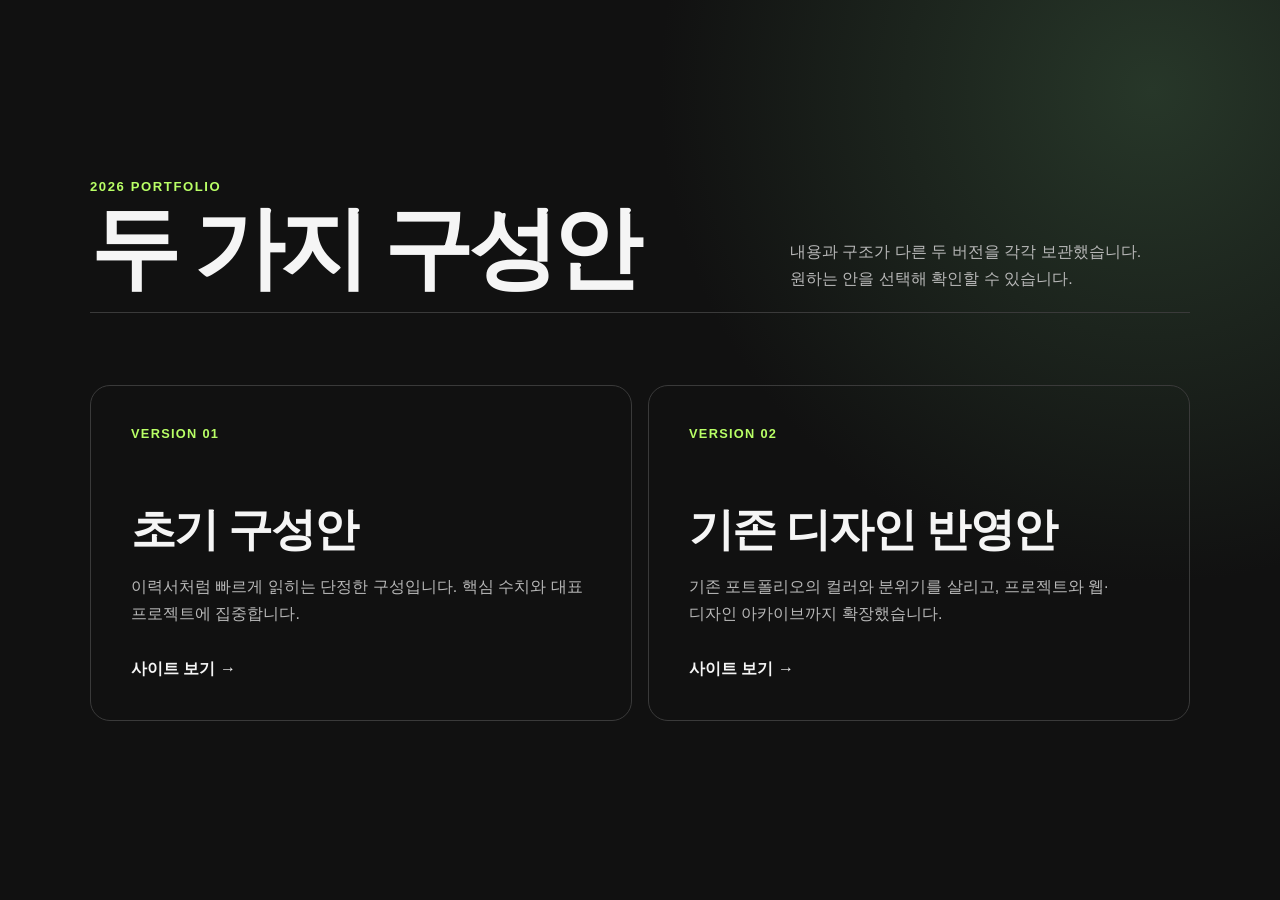
<file: compare/index.html>
<!doctype html>
<html lang="ko">
<head>
  <meta charset="UTF-8">
  <meta name="viewport" content="width=device-width, initial-scale=1">
  <meta name="description" content="김소령의 2026 포트폴리오 시안 두 가지를 비교합니다.">
  <meta name="theme-color" content="#111111">
  <title>김소령 · 2026 포트폴리오 비교</title>
  <link rel="icon" type="image/svg+xml" href="data:image/svg+xml,%3Csvg xmlns='http://www.w3.org/2000/svg' viewBox='0 0 32 32'%3E%3Crect width='32' height='32' rx='7' fill='%23111111'/%3E%3Cpath d='M8 8h5v7l6-7h6l-8 9 8 7h-7l-5-5v5H8z' fill='%23b9ff66'/%3E%3C/svg%3E">
  <style>
    :root {
      color-scheme: dark;
      font-family: Pretendard, "Noto Sans KR", "Apple SD Gothic Neo", Arial, sans-serif;
      background: #111;
      color: #f5f5f5;
    }

    * { box-sizing: border-box; }

    body {
      min-height: 100vh;
      margin: 0;
      padding: clamp(1.5rem, 5vw, 5rem);
      display: grid;
      place-items: center;
      background: radial-gradient(circle at 90% 10%, #273729 0, transparent 35%), #111;
    }

    main { width: min(1100px, 100%); }

    header {
      display: flex;
      align-items: end;
      justify-content: space-between;
      gap: 2rem;
      margin-bottom: clamp(2rem, 6vw, 4.5rem);
      padding-bottom: 1.25rem;
      border-bottom: 1px solid #3a3a3a;
    }

    .label {
      margin: 0 0 .7rem;
      color: #b9ff66;
      font-size: .82rem;
      font-weight: 800;
      letter-spacing: .12em;
    }

    h1 {
      margin: 0;
      font-size: clamp(2.4rem, 7vw, 6rem);
      line-height: .98;
      letter-spacing: -.06em;
    }

    header > p {
      max-width: 25rem;
      margin: 0;
      color: #b8b8b8;
      line-height: 1.7;
      word-break: keep-all;
    }

    .versions {
      display: grid;
      grid-template-columns: repeat(2, minmax(0, 1fr));
      gap: 1rem;
    }

    .version {
      min-height: 21rem;
      padding: clamp(1.5rem, 4vw, 2.5rem);
      display: flex;
      flex-direction: column;
      border: 1px solid #3a3a3a;
      border-radius: 1.25rem;
      color: inherit;
      text-decoration: none;
      transition: transform .18s ease, border-color .18s ease, background-color .18s ease;
    }

    .version:hover,
    .version:focus-visible {
      transform: translateY(-4px);
      border-color: #b9ff66;
      background: #181d17;
      outline: none;
    }

    .version-number {
      margin: 0 0 auto;
      color: #b9ff66;
      font-size: .8rem;
      font-weight: 800;
      letter-spacing: .1em;
    }

    h2 {
      margin: 2rem 0 .8rem;
      font-size: clamp(1.6rem, 4vw, 2.8rem);
      letter-spacing: -.04em;
    }

    .version p:not(.version-number) {
      margin: 0;
      color: #b8b8b8;
      line-height: 1.7;
      word-break: keep-all;
    }

    .open {
      margin-top: 2rem;
      color: #f5f5f5;
      font-weight: 700;
    }

    @media (max-width: 720px) {
      header { align-items: start; flex-direction: column; }
      .versions { grid-template-columns: 1fr; }
      .version { min-height: 17rem; }
    }

    @media (prefers-reduced-motion: reduce) {
      .version { transition: none; }
    }
  </style>
</head>
<body>
  <main>
    <header>
      <div>
        <p class="label">2026 PORTFOLIO</p>
        <h1>두 가지 구성안</h1>
      </div>
      <p>내용과 구조가 다른 두 버전을 각각 보관했습니다. 원하는 안을 선택해 확인할 수 있습니다.</p>
    </header>

    <section class="versions" aria-label="포트폴리오 버전 선택">
      <a class="version" href="../">
        <p class="version-number">VERSION 01</p>
        <h2>초기 구성안</h2>
        <p>이력서처럼 빠르게 읽히는 단정한 구성입니다. 핵심 수치와 대표 프로젝트에 집중합니다.</p>
        <span class="open">사이트 보기 →</span>
      </a>

      <a class="version" href="../classic/">
        <p class="version-number">VERSION 02</p>
        <h2>기존 디자인 반영안</h2>
        <p>기존 포트폴리오의 컬러와 분위기를 살리고, 프로젝트와 웹·디자인 아카이브까지 확장했습니다.</p>
        <span class="open">사이트 보기 →</span>
      </a>
    </section>
  </main>
</body>
</html>
</file>
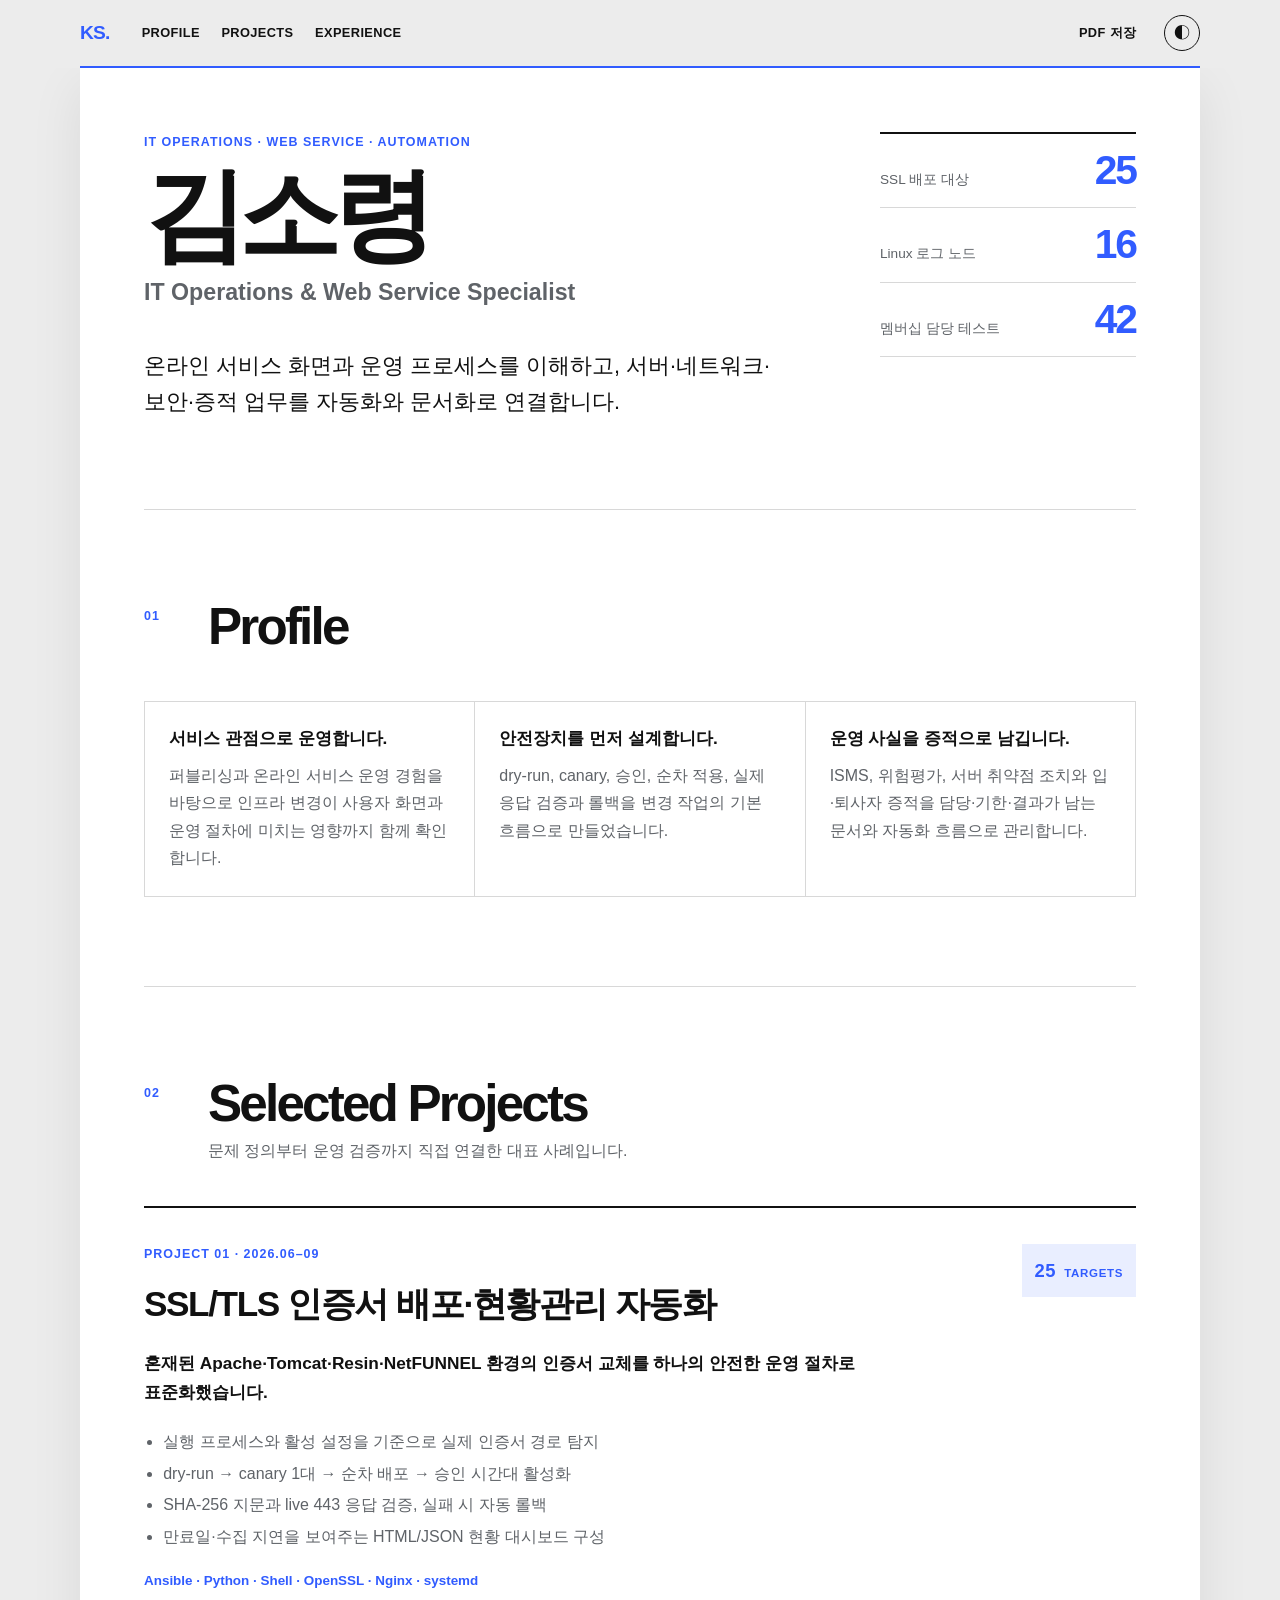
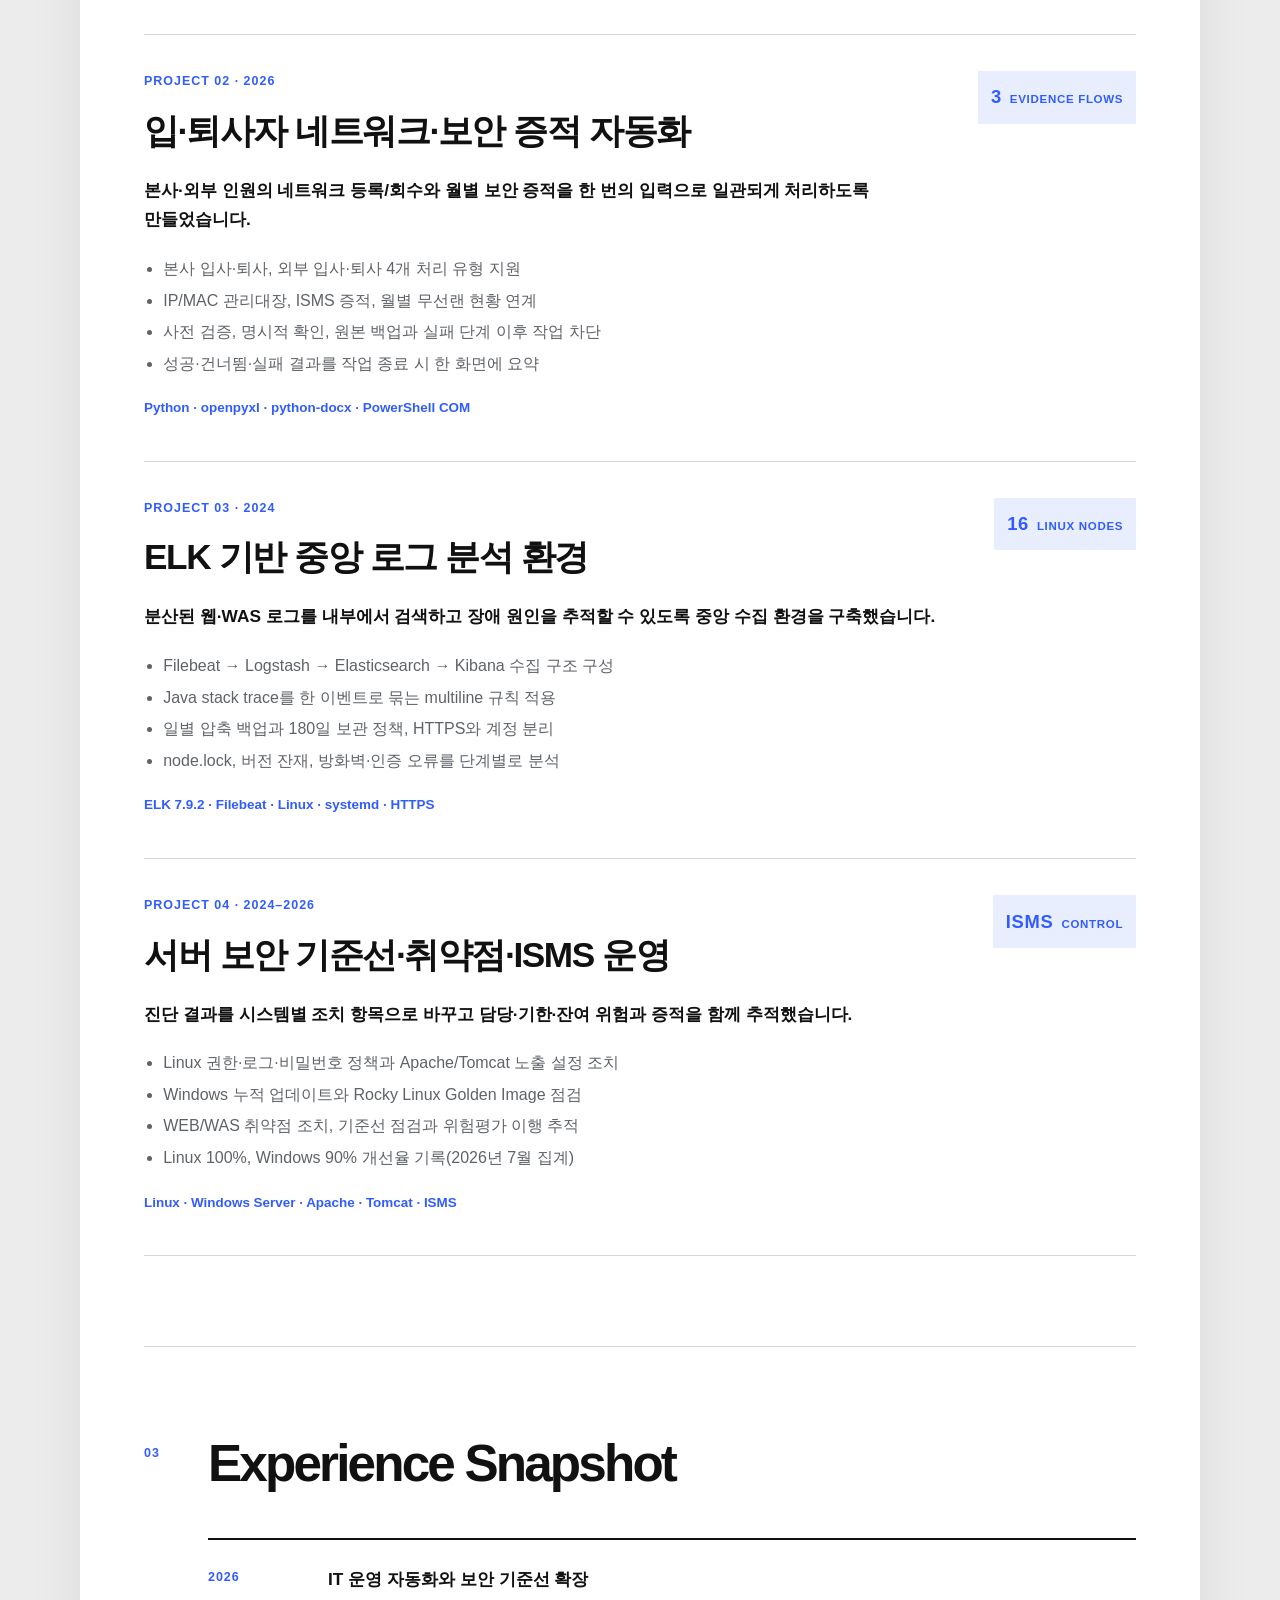
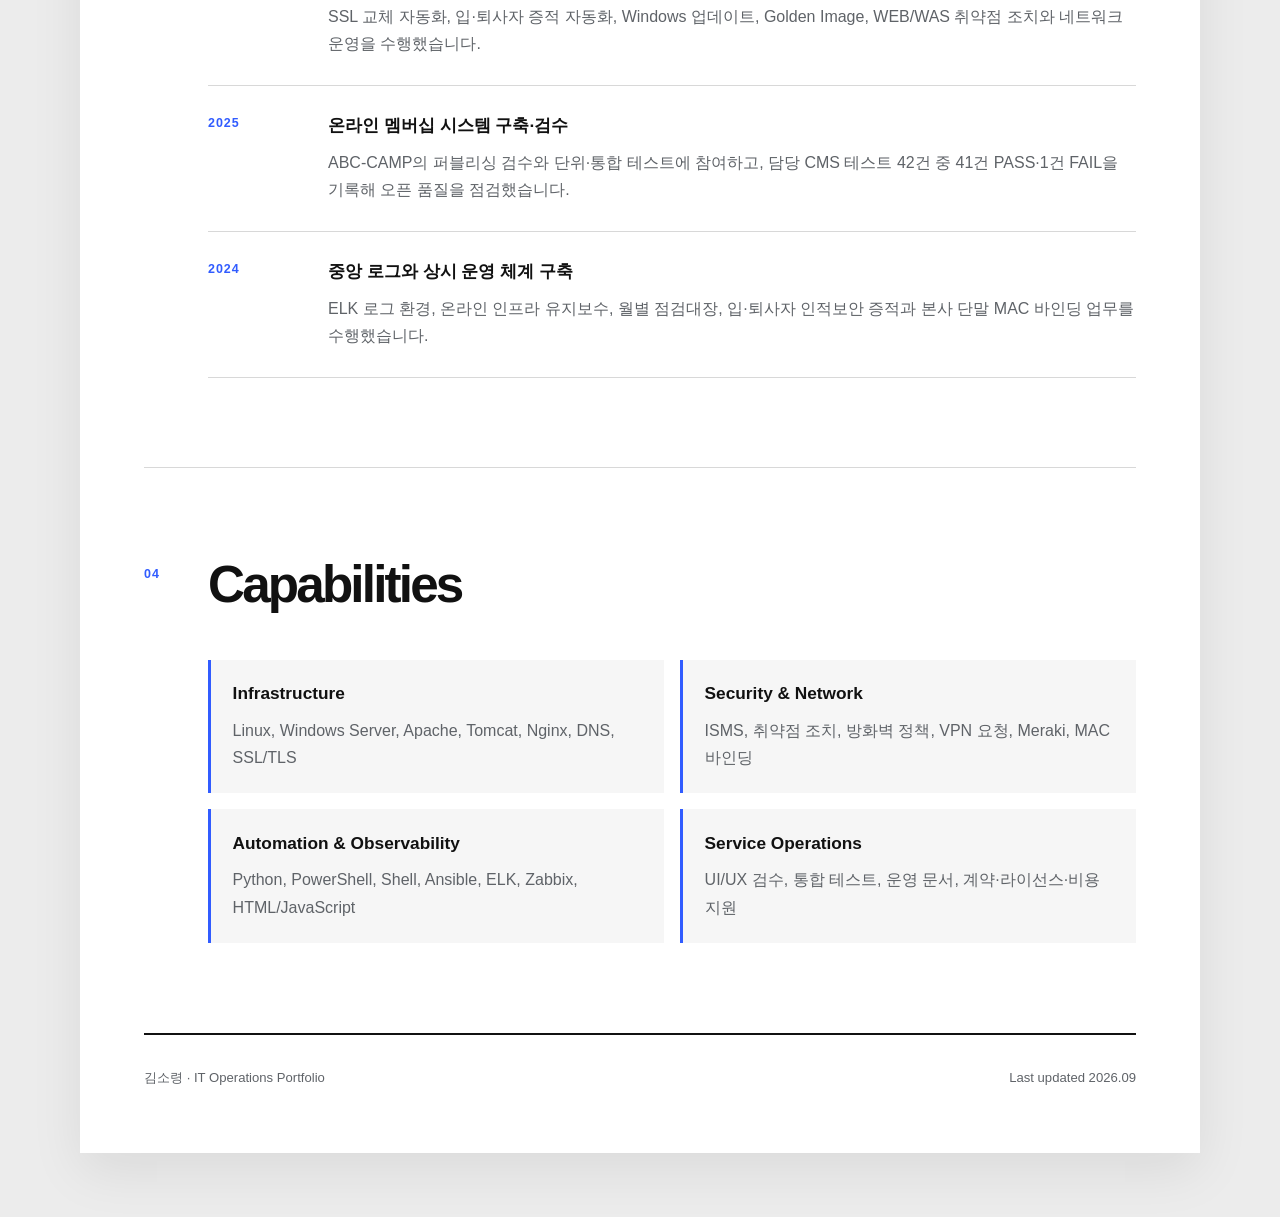
<file: initial/index.html>
<!doctype html>
<html lang="ko">
  <head>
    <meta charset="UTF-8" />
    <meta name="viewport" content="width=device-width, initial-scale=1" />
    <meta
      name="description"
      content="온라인 서비스와 운영 인프라를 연결하는 김소령의 이력서 및 프로젝트 포트폴리오"
    />
    <meta name="theme-color" content="#315cff" />
    <title>김소령 — IT Operations Portfolio</title>
    <link
      rel="icon"
      type="image/svg+xml"
      href="data:image/svg+xml,%3Csvg xmlns='http://www.w3.org/2000/svg' viewBox='0 0 32 32'%3E%3Crect width='32' height='32' rx='4' fill='%23315cff'/%3E%3Cpath d='M8 8h5v7l6-7h6l-8 9 8 7h-7l-5-5v5H8z' fill='white'/%3E%3C/svg%3E"
    />
    <link rel="stylesheet" href="styles.css" />
    <script src="script.js" defer></script>
  </head>
  <body>
    <a class="skip-link" href="#main">본문으로 바로가기</a>

    <header class="site-header">
      <nav class="nav" aria-label="주요 메뉴">
        <a class="wordmark" href="#top" aria-label="김소령 포트폴리오 홈">KS.</a>
        <div class="nav-links">
          <a href="#profile">PROFILE</a>
          <a href="#projects">PROJECTS</a>
          <a href="#experience">EXPERIENCE</a>
        </div>
        <div class="nav-actions">
          <button class="text-button" id="print-button" type="button">PDF 저장</button>
          <button
            class="icon-button"
            id="theme-toggle"
            type="button"
            aria-label="어두운 테마로 전환"
            aria-pressed="false"
          >
            <span aria-hidden="true">◐</span>
          </button>
        </div>
      </nav>
    </header>

    <main class="resume" id="main">
      <section class="hero" id="top" aria-labelledby="hero-title">
        <div class="hero-copy">
          <p class="eyebrow">IT OPERATIONS · WEB SERVICE · AUTOMATION</p>
          <h1 id="hero-title">김소령</h1>
          <p class="role">IT Operations &amp; Web Service Specialist</p>
          <p class="lead">
            온라인 서비스 화면과 운영 프로세스를 이해하고, 서버·네트워크·보안·증적 업무를
            자동화와 문서화로 연결합니다.
          </p>
        </div>

        <dl class="metrics" aria-label="주요 프로젝트 수치">
          <div>
            <dt>SSL 배포 대상</dt>
            <dd>25</dd>
          </div>
          <div>
            <dt>Linux 로그 노드</dt>
            <dd>16</dd>
          </div>
          <div>
            <dt>멤버십 담당 테스트</dt>
            <dd>42</dd>
          </div>
        </dl>
      </section>

      <section class="section profile" id="profile" aria-labelledby="profile-title">
        <div class="section-heading">
          <p class="section-index">01</p>
          <h2 id="profile-title">Profile</h2>
        </div>
        <div class="profile-statements">
          <article>
            <h3>서비스 관점으로 운영합니다.</h3>
            <p>
              퍼블리싱과 온라인 서비스 운영 경험을 바탕으로 인프라 변경이 사용자 화면과
              운영 절차에 미치는 영향까지 함께 확인합니다.
            </p>
          </article>
          <article>
            <h3>안전장치를 먼저 설계합니다.</h3>
            <p>
              dry-run, canary, 승인, 순차 적용, 실제 응답 검증과 롤백을 변경 작업의 기본
              흐름으로 만들었습니다.
            </p>
          </article>
          <article>
            <h3>운영 사실을 증적으로 남깁니다.</h3>
            <p>
              ISMS, 위험평가, 서버 취약점 조치와 입·퇴사자 증적을 담당·기한·결과가 남는
              문서와 자동화 흐름으로 관리합니다.
            </p>
          </article>
        </div>
      </section>

      <section class="section" id="projects" aria-labelledby="projects-title">
        <div class="section-heading">
          <p class="section-index">02</p>
          <h2 id="projects-title">Selected Projects</h2>
          <p>문제 정의부터 운영 검증까지 직접 연결한 대표 사례입니다.</p>
        </div>

        <div class="project-list">
          <article class="project" data-project>
            <header class="project-header">
              <div>
                <p class="project-number">PROJECT 01 · 2026.06–09</p>
                <h3>SSL/TLS 인증서 배포·현황관리 자동화</h3>
              </div>
              <p class="project-metric"><strong>25</strong> TARGETS</p>
            </header>
            <p class="project-summary">
              혼재된 Apache·Tomcat·Resin·NetFUNNEL 환경의 인증서 교체를 하나의 안전한
              운영 절차로 표준화했습니다.
            </p>
            <ul>
              <li>실행 프로세스와 활성 설정을 기준으로 실제 인증서 경로 탐지</li>
              <li>dry-run → canary 1대 → 순차 배포 → 승인 시간대 활성화</li>
              <li>SHA-256 지문과 live 443 응답 검증, 실패 시 자동 롤백</li>
              <li>만료일·수집 지연을 보여주는 HTML/JSON 현황 대시보드 구성</li>
            </ul>
            <p class="stack">Ansible · Python · Shell · OpenSSL · Nginx · systemd</p>
          </article>

          <article class="project" data-project>
            <header class="project-header">
              <div>
                <p class="project-number">PROJECT 02 · 2026</p>
                <h3>입·퇴사자 네트워크·보안 증적 자동화</h3>
              </div>
              <p class="project-metric"><strong>3</strong> EVIDENCE FLOWS</p>
            </header>
            <p class="project-summary">
              본사·외부 인원의 네트워크 등록/회수와 월별 보안 증적을 한 번의 입력으로
              일관되게 처리하도록 만들었습니다.
            </p>
            <ul>
              <li>본사 입사·퇴사, 외부 입사·퇴사 4개 처리 유형 지원</li>
              <li>IP/MAC 관리대장, ISMS 증적, 월별 무선랜 현황 연계</li>
              <li>사전 검증, 명시적 확인, 원본 백업과 실패 단계 이후 작업 차단</li>
              <li>성공·건너뜀·실패 결과를 작업 종료 시 한 화면에 요약</li>
            </ul>
            <p class="stack">Python · openpyxl · python-docx · PowerShell COM</p>
          </article>

          <article class="project" data-project>
            <header class="project-header">
              <div>
                <p class="project-number">PROJECT 03 · 2024</p>
                <h3>ELK 기반 중앙 로그 분석 환경</h3>
              </div>
              <p class="project-metric"><strong>16</strong> LINUX NODES</p>
            </header>
            <p class="project-summary">
              분산된 웹·WAS 로그를 내부에서 검색하고 장애 원인을 추적할 수 있도록 중앙
              수집 환경을 구축했습니다.
            </p>
            <ul>
              <li>Filebeat → Logstash → Elasticsearch → Kibana 수집 구조 구성</li>
              <li>Java stack trace를 한 이벤트로 묶는 multiline 규칙 적용</li>
              <li>일별 압축 백업과 180일 보관 정책, HTTPS와 계정 분리</li>
              <li>node.lock, 버전 잔재, 방화벽·인증 오류를 단계별로 분석</li>
            </ul>
            <p class="stack">ELK 7.9.2 · Filebeat · Linux · systemd · HTTPS</p>
          </article>

          <article class="project" data-project>
            <header class="project-header">
              <div>
                <p class="project-number">PROJECT 04 · 2024–2026</p>
                <h3>서버 보안 기준선·취약점·ISMS 운영</h3>
              </div>
              <p class="project-metric"><strong>ISMS</strong> CONTROL</p>
            </header>
            <p class="project-summary">
              진단 결과를 시스템별 조치 항목으로 바꾸고 담당·기한·잔여 위험과 증적을
              함께 추적했습니다.
            </p>
            <ul>
              <li>Linux 권한·로그·비밀번호 정책과 Apache/Tomcat 노출 설정 조치</li>
              <li>Windows 누적 업데이트와 Rocky Linux Golden Image 점검</li>
              <li>WEB/WAS 취약점 조치, 기준선 점검과 위험평가 이행 추적</li>
              <li>Linux 100%, Windows 90% 개선율 기록(2026년 7월 집계)</li>
            </ul>
            <p class="stack">Linux · Windows Server · Apache · Tomcat · ISMS</p>
          </article>
        </div>
      </section>

      <section class="section" id="experience" aria-labelledby="experience-title">
        <div class="section-heading">
          <p class="section-index">03</p>
          <h2 id="experience-title">Experience Snapshot</h2>
        </div>

        <div class="timeline">
          <article>
            <p class="timeline-date">2026</p>
            <div>
              <h3>IT 운영 자동화와 보안 기준선 확장</h3>
              <p>
                SSL 교체 자동화, 입·퇴사자 증적 자동화, Windows 업데이트, Golden Image,
                WEB/WAS 취약점 조치와 네트워크 운영을 수행했습니다.
              </p>
            </div>
          </article>
          <article>
            <p class="timeline-date">2025</p>
            <div>
              <h3>온라인 멤버십 시스템 구축·검수</h3>
              <p>
                ABC-CAMP의 퍼블리싱 검수와 단위·통합 테스트에 참여하고, 담당 CMS 테스트
                42건 중 41건 PASS·1건 FAIL을 기록해 오픈 품질을 점검했습니다.
              </p>
            </div>
          </article>
          <article>
            <p class="timeline-date">2024</p>
            <div>
              <h3>중앙 로그와 상시 운영 체계 구축</h3>
              <p>
                ELK 로그 환경, 온라인 인프라 유지보수, 월별 점검대장, 입·퇴사자 인적보안
                증적과 본사 단말 MAC 바인딩 업무를 수행했습니다.
              </p>
            </div>
          </article>
        </div>
      </section>

      <section class="section capabilities" aria-labelledby="capabilities-title">
        <div class="section-heading">
          <p class="section-index">04</p>
          <h2 id="capabilities-title">Capabilities</h2>
        </div>
        <div class="capability-grid">
          <article>
            <h3>Infrastructure</h3>
            <p>Linux, Windows Server, Apache, Tomcat, Nginx, DNS, SSL/TLS</p>
          </article>
          <article>
            <h3>Security &amp; Network</h3>
            <p>ISMS, 취약점 조치, 방화벽 정책, VPN 요청, Meraki, MAC 바인딩</p>
          </article>
          <article>
            <h3>Automation &amp; Observability</h3>
            <p>Python, PowerShell, Shell, Ansible, ELK, Zabbix, HTML/JavaScript</p>
          </article>
          <article>
            <h3>Service Operations</h3>
            <p>UI/UX 검수, 통합 테스트, 운영 문서, 계약·라이선스·비용 지원</p>
          </article>
        </div>
      </section>

      <footer class="footer">
        <p>김소령 · IT Operations Portfolio</p>
        <p>Last updated 2026.09</p>
      </footer>
    </main>
  </body>
</html>
</file>
<file: styles.css>
:root {
  color-scheme: light;
  --accent: #315cff;
  --accent-soft: #e9eeff;
  --bg: #ececec;
  --paper: #ffffff;
  --ink: #111111;
  --muted: #5f6368;
  --line: #d8d8d8;
  --surface: #f6f6f6;
  --shadow: 0 18px 50px rgb(0 0 0 / 0.08);
  font-family: Pretendard, "Noto Sans KR", "Apple SD Gothic Neo", Arial, sans-serif;
}

:root[data-theme="dark"] {
  color-scheme: dark;
  --accent: #7b9aff;
  --accent-soft: #1d2c5c;
  --bg: #121212;
  --paper: #1a1a1a;
  --ink: #f5f5f5;
  --muted: #b5b5b5;
  --line: #3b3b3b;
  --surface: #242424;
  --shadow: 0 18px 50px rgb(0 0 0 / 0.3);
}

* {
  box-sizing: border-box;
}

html {
  scroll-behavior: smooth;
}

body {
  margin: 0;
  background: var(--bg);
  color: var(--ink);
  font-size: 16px;
  line-height: 1.72;
  transition: background-color 160ms ease, color 160ms ease;
}

button,
a {
  color: inherit;
}

a {
  text-decoration-thickness: 1px;
  text-underline-offset: 0.3em;
}

button {
  font: inherit;
}

.skip-link {
  position: fixed;
  left: 1rem;
  top: 1rem;
  z-index: 20;
  padding: 0.65rem 0.9rem;
  background: var(--ink);
  color: var(--paper);
  transform: translateY(-180%);
}

.skip-link:focus {
  transform: translateY(0);
}

.site-header {
  position: sticky;
  top: 0;
  z-index: 10;
  background: color-mix(in srgb, var(--bg) 88%, transparent);
  backdrop-filter: blur(14px);
}

.nav {
  width: min(1120px, calc(100% - 2rem));
  min-height: 4.25rem;
  margin: 0 auto;
  display: grid;
  grid-template-columns: auto 1fr auto;
  align-items: center;
  gap: 2rem;
  border-bottom: 2px solid var(--accent);
}

.wordmark {
  color: var(--accent);
  font-size: 1.2rem;
  font-weight: 800;
  text-decoration: none;
  letter-spacing: -0.04em;
}

.nav-links,
.nav-actions {
  display: flex;
  align-items: center;
  gap: 1.35rem;
}

.nav-links a,
.text-button {
  border: 0;
  background: transparent;
  font-size: 0.8rem;
  font-weight: 700;
  letter-spacing: 0.03em;
  text-decoration: none;
  cursor: pointer;
}

.nav-links a:hover,
.nav-links a:focus-visible,
.text-button:hover,
.text-button:focus-visible {
  color: var(--accent);
  text-decoration: underline;
}

.nav-actions {
  justify-content: flex-end;
}

.icon-button {
  width: 2.25rem;
  height: 2.25rem;
  border: 1px solid var(--ink);
  border-radius: 50%;
  background: transparent;
  cursor: pointer;
}

.icon-button:hover,
.icon-button:focus-visible {
  border-color: var(--accent);
  color: var(--accent);
}

.resume {
  width: min(1120px, calc(100% - 2rem));
  margin: 0 auto 4rem;
  padding: clamp(2rem, 5vw, 5.5rem);
  background: var(--paper);
  box-shadow: var(--shadow);
}

.hero {
  display: grid;
  grid-template-columns: minmax(0, 1.5fr) minmax(16rem, 0.55fr);
  gap: clamp(2rem, 6vw, 5rem);
  padding-bottom: clamp(3rem, 7vw, 5.75rem);
}

.eyebrow,
.project-number,
.section-index,
.timeline-date {
  margin: 0 0 0.75rem;
  color: var(--accent);
  font-size: 0.78rem;
  font-weight: 800;
  letter-spacing: 0.08em;
}

h1,
h2,
h3,
p {
  margin-top: 0;
}

h1 {
  margin-bottom: 0.45rem;
  font-size: clamp(3.4rem, 8vw, 7.25rem);
  line-height: 0.98;
  letter-spacing: -0.075em;
}

.role {
  margin-bottom: 2.2rem;
  color: var(--muted);
  font-size: clamp(1.15rem, 2vw, 1.45rem);
  font-weight: 600;
}

.lead {
  max-width: 43rem;
  margin-bottom: 0;
  font-size: clamp(1.1rem, 2vw, 1.35rem);
  line-height: 1.65;
  word-break: keep-all;
}

.metrics {
  margin: 0;
  padding: 0;
  border-top: 2px solid var(--ink);
}

.application-target {
  margin: 1.4rem 0 0;
  color: var(--accent);
  font-size: 0.84rem;
  font-weight: 700;
}

.metrics div {
  display: flex;
  align-items: baseline;
  justify-content: space-between;
  gap: 1rem;
  padding: 1rem 0;
  border-bottom: 1px solid var(--line);
}

.metrics dt {
  color: var(--muted);
  font-size: 0.85rem;
}

.metrics dd {
  margin: 0;
  color: var(--accent);
  font-size: 2.55rem;
  font-weight: 800;
  line-height: 1;
  letter-spacing: -0.05em;
}

.section {
  padding: clamp(3rem, 7vw, 5.75rem) 0;
  border-top: 1px solid var(--line);
  scroll-margin-top: 5.5rem;
}

.section-heading {
  display: grid;
  grid-template-columns: 3rem minmax(0, 1fr);
  column-gap: 1rem;
  margin-bottom: 2.6rem;
}

.section-heading .section-index {
  grid-row: 1 / span 2;
  padding-top: 0.4rem;
}

.section-heading h2 {
  margin-bottom: 0.4rem;
  font-size: clamp(2rem, 4vw, 3.4rem);
  line-height: 1.05;
  letter-spacing: -0.055em;
}

.section-heading > p:last-child:not(.section-index) {
  margin-bottom: 0;
  color: var(--muted);
}

.profile-statements {
  display: grid;
  grid-template-columns: repeat(3, 1fr);
  gap: 1px;
  background: var(--line);
  border: 1px solid var(--line);
}

.profile-statements article {
  padding: 1.5rem;
  background: var(--paper);
}

.profile-statements h3,
.project h3,
.timeline h3,
.capability-grid h3 {
  margin-bottom: 0.65rem;
  font-size: 1.08rem;
  line-height: 1.45;
  word-break: keep-all;
}

.profile-statements p,
.capability-grid p {
  margin-bottom: 0;
  color: var(--muted);
}

.project-list {
  border-top: 2px solid var(--ink);
}

.project {
  padding: 2.25rem 0 2.6rem;
  border-bottom: 1px solid var(--line);
}

.project-header {
  display: grid;
  grid-template-columns: minmax(0, 1fr) auto;
  gap: 1.5rem;
  align-items: start;
}

.project-header h3 {
  margin-bottom: 0;
  font-size: clamp(1.45rem, 3vw, 2.2rem);
  letter-spacing: -0.04em;
}

.project-metric {
  margin: 0;
  padding: 0.65rem 0.8rem;
  background: var(--accent-soft);
  color: var(--accent);
  font-size: 0.72rem;
  font-weight: 800;
  letter-spacing: 0.06em;
  white-space: nowrap;
}

.project-metric strong {
  margin-right: 0.25rem;
  font-size: 1.15rem;
}

.project-summary {
  max-width: 50rem;
  margin: 1.25rem 0;
  font-size: 1.08rem;
  font-weight: 600;
  word-break: keep-all;
}

.project ul {
  margin: 0 0 1.2rem;
  padding-left: 1.2rem;
  color: var(--muted);
}

.project li + li {
  margin-top: 0.25rem;
}

.stack {
  margin-bottom: 0;
  color: var(--accent);
  font-size: 0.84rem;
  font-weight: 700;
}

.project-story {
  display: grid;
  grid-template-columns: 5.5rem minmax(0, 1fr);
  gap: 0.9rem 1rem;
  margin: 1.5rem 0;
}

.project-story dt {
  font-weight: 700;
}

.project-story dd {
  margin: 0;
  color: var(--muted);
  overflow-wrap: anywhere;
}

.project-story ul {
  margin: 0;
}

.evidence-note,
.scope-note {
  padding: 1rem;
  background: var(--surface);
  color: var(--muted);
  font-size: 0.85rem;
}

.scope-note {
  margin: 1.5rem 0 0 4rem;
}

.timeline {
  margin-left: 4rem;
  border-top: 2px solid var(--ink);
}

.timeline article {
  display: grid;
  grid-template-columns: 6rem minmax(0, 1fr);
  gap: 1.5rem;
  padding: 1.7rem 0;
  border-bottom: 1px solid var(--line);
}

.timeline p:last-child {
  margin-bottom: 0;
  color: var(--muted);
}

.capability-grid {
  display: grid;
  grid-template-columns: repeat(2, 1fr);
  gap: 1rem;
  margin-left: 4rem;
}

.capability-grid article {
  padding: 1.35rem;
  background: var(--surface);
  border-left: 3px solid var(--accent);
}

.footer {
  display: flex;
  justify-content: space-between;
  gap: 1rem;
  padding-top: 2rem;
  border-top: 2px solid var(--ink);
  color: var(--muted);
  font-size: 0.82rem;
}

.footer p {
  margin-bottom: 0;
}

@media (max-width: 760px) {
  .site-header {
    position: static;
  }

  .nav {
    grid-template-columns: auto 1fr auto;
    gap: 0.75rem;
  }

  .nav-links {
    justify-content: center;
    gap: 0.85rem;
  }

  .nav-links a {
    font-size: 0.68rem;
  }

  .text-button {
    display: none;
  }

  .resume {
    width: 100%;
    margin-bottom: 0;
    padding: 2.25rem 1.25rem;
    box-shadow: none;
  }

  .hero {
    grid-template-columns: 1fr;
  }

  .metrics {
    display: grid;
    grid-template-columns: repeat(3, 1fr);
  }

  .metrics div {
    display: block;
    padding-right: 0.6rem;
  }

  .metrics dt {
    min-height: 2.8rem;
    line-height: 1.35;
  }

  .metrics dd {
    margin-top: 0.45rem;
    font-size: 2rem;
  }

  .profile-statements,
  .capability-grid {
    grid-template-columns: 1fr;
  }

  .profile-statements,
  .timeline,
  .capability-grid,
  .scope-note {
    margin-left: 0;
  }

  .project-header {
    grid-template-columns: 1fr;
  }

  .project-metric {
    justify-self: start;
  }

  .timeline article {
    grid-template-columns: 4.5rem minmax(0, 1fr);
    gap: 0.75rem;
  }
}

@media (max-width: 480px) {
  .project-story {
    grid-template-columns: 1fr;
    gap: 0.35rem;
  }

  .project-story dd + dt {
    margin-top: 0.8rem;
  }

  .wordmark {
    display: none;
  }

  .nav {
    grid-template-columns: 1fr auto;
  }

  .nav-links {
    justify-content: flex-start;
  }

  .section-heading {
    grid-template-columns: 2.25rem minmax(0, 1fr);
  }
}

@media print {
  :root,
  :root[data-theme="dark"] {
    color-scheme: light;
    --accent: #2447cc;
    --accent-soft: #e9eeff;
    --bg: #ffffff;
    --paper: #ffffff;
    --ink: #000000;
    --muted: #444444;
    --line: #d6d6d6;
    --surface: #f3f3f3;
  }

  @page {
    size: A4;
    margin: 14mm;
  }

  body {
    background: #ffffff;
    font-size: 10pt;
  }

  .site-header,
  .skip-link {
    display: none;
  }

  .resume {
    width: auto;
    margin: 0;
    padding: 0;
    box-shadow: none;
  }

  .hero,
  .section {
    padding: 0 0 10mm;
  }

  .project,
  .timeline article,
  .capability-grid article {
    break-inside: avoid;
  }

  .project-list,
  .timeline {
    border-top-width: 1px;
  }

  .footer {
    margin-top: 8mm;
  }
}
</file>
<file: classic/css/portfolio-2026.css>
:root {
  color-scheme: light;
  --green: #55b36b;
  --purple: #d1a1ff;
  --blue: #64c2ff;
  --ink: #1e1e1e;
  --muted: #666b72;
  --line: #dedede;
  --bg: #f3f4f5;
  --paper: #ffffff;
  --surface: #f7f7f7;
  --gradient: linear-gradient(110deg, var(--green), var(--purple) 58%, var(--blue));
  --shadow: 0 18px 55px rgb(20 20 20 / 0.09);
  font-family: "DM Sans", "Noto Sans KR", sans-serif;
}

:root.dark {
  color-scheme: dark;
  --ink: #f9f9f9;
  --muted: #b9bcc2;
  --line: #3b3d42;
  --bg: #151618;
  --paper: #202124;
  --surface: #292b2f;
  --shadow: 0 18px 55px rgb(0 0 0 / 0.3);
}

* { box-sizing: border-box; }
html { scroll-behavior: smooth; }
body {
  margin: 0;
  background: var(--bg);
  color: var(--ink);
  font-size: 16px;
  line-height: 1.75;
  word-break: keep-all;
  transition: background-color .2s ease, color .2s ease;
}
body.menu-open { overflow: hidden; }
a { color: inherit; text-underline-offset: .25em; }
button { color: inherit; font: inherit; }
img { display: block; max-width: 100%; }
h1, h2, h3, h4, p { margin-top: 0; }
ul { margin-top: 0; }
.blind {
  position: absolute;
  width: 1px;
  height: 1px;
  padding: 0;
  margin: -1px;
  overflow: hidden;
  clip: rect(0, 0, 0, 0);
  white-space: nowrap;
  border: 0;
}

.skip-link {
  position: fixed;
  top: 1rem;
  left: 1rem;
  z-index: 100;
  padding: .7rem 1rem;
  background: var(--ink);
  color: var(--paper);
  transform: translateY(-180%);
}
.skip-link:focus { transform: translateY(0); }

.site-header {
  position: fixed;
  top: 1.25rem;
  left: 0;
  right: 0;
  z-index: 50;
  transition: transform .25s ease;
}
.site-header.compact .nav-shell { box-shadow: var(--shadow); }
.nav-shell {
  width: min(1160px, calc(100% - 2rem));
  min-height: 4rem;
  margin: 0 auto;
  padding: .55rem .8rem .55rem 1.2rem;
  display: grid;
  grid-template-columns: auto 1fr auto;
  align-items: center;
  gap: 1.5rem;
  border: 1px solid rgb(255 255 255 / .4);
  border-radius: 1.5rem;
  background: color-mix(in srgb, var(--paper) 84%, transparent);
  backdrop-filter: blur(16px);
}
.brand {
  color: var(--green);
  font-size: 1.55rem;
  font-weight: 700;
  letter-spacing: -.08em;
  text-decoration: none;
}
.nav-menu {
  display: flex;
  align-items: center;
  gap: 1.6rem;
}
.nav-menu a {
  position: relative;
  font-size: .9rem;
  font-weight: 600;
  text-decoration: none;
}
.nav-menu a::after {
  content: "";
  position: absolute;
  left: 0;
  right: 100%;
  bottom: -.2rem;
  height: 2px;
  background: var(--gradient);
  transition: right .2s ease;
}
.nav-menu a:hover::after,
.nav-menu a:focus-visible::after { right: 0; }
.theme-button,
.menu-button {
  border: 1px solid var(--line);
  background: transparent;
  cursor: pointer;
}
.theme-button {
  width: 2.65rem;
  height: 2.65rem;
  border-radius: 50%;
  font-size: 1.05rem;
}
.theme-button:hover,
.theme-button:focus-visible { border-color: var(--green); color: var(--green); }
.menu-button { display: none; }

.hero,
.section,
.contact-section,
footer {
  width: min(1240px, calc(100% - 2rem));
  margin: 0 auto;
}
.hero {
  min-height: 100vh;
  padding: 10rem clamp(2rem, 6vw, 6rem) 4.5rem;
  display: grid;
  grid-template-columns: minmax(0, 1.5fr) minmax(17rem, .5fr);
  gap: clamp(3rem, 8vw, 7rem);
  align-items: center;
  background: var(--paper);
  box-shadow: var(--shadow);
}
.hero-kicker,
.section-title > p,
.card-index,
.project-meta p,
.contact-inner > p {
  color: var(--green);
  font-size: .78rem;
  font-weight: 700;
  letter-spacing: .11em;
}
.hero h1 {
  margin-bottom: 1.4rem;
  font-size: clamp(4rem, 9.5vw, 8.6rem);
  line-height: .88;
  letter-spacing: -.075em;
}
.hero h1 span {
  background: var(--gradient);
  -webkit-background-clip: text;
  background-clip: text;
  color: transparent;
}
.hero-code {
  display: flex;
  flex-wrap: wrap;
  gap: .45rem .75rem;
  align-items: baseline;
  margin-bottom: 2rem;
  font-size: clamp(1.2rem, 2.6vw, 2.05rem);
}
.hero-code strong {
  padding: .05em .35em .12em;
  border-radius: .35em;
  background: var(--surface);
  font-weight: 600;
}
.hero-code strong:nth-of-type(1) { color: var(--green); }
.hero-code strong:nth-of-type(2) { color: #9b67d2; }
.hero-code strong:nth-of-type(3) { color: #3489bb; }
.hero-description {
  max-width: 46rem;
  margin-bottom: 2rem;
  color: var(--muted);
  font-size: clamp(1.05rem, 2vw, 1.32rem);
}
.hero-actions { display: flex; flex-wrap: wrap; gap: .75rem; }
.primary-button,
.secondary-button {
  min-height: 3.1rem;
  padding: .7rem 1.25rem;
  display: inline-flex;
  align-items: center;
  justify-content: center;
  border-radius: 1rem;
  font-size: .9rem;
  font-weight: 700;
  text-decoration: none;
  cursor: pointer;
}
.primary-button { border: 0; background: var(--gradient); color: #171717; }
.secondary-button { border: 1px solid var(--line); background: transparent; }
.secondary-button:hover,
.secondary-button:focus-visible { border-color: var(--green); color: var(--green); }
.hero-metrics { margin: 0; border-top: 2px solid var(--ink); }
.hero-metrics div {
  padding: 1.25rem 0;
  display: flex;
  justify-content: space-between;
  align-items: baseline;
  gap: 1rem;
  border-bottom: 1px solid var(--line);
}
.hero-metrics dt { color: var(--muted); font-size: .88rem; }
.hero-metrics dd { margin: 0; font-size: 1rem; }
.hero-metrics strong {
  margin-right: .18rem;
  color: var(--green);
  font-size: clamp(2.2rem, 5vw, 3.6rem);
  line-height: 1;
  letter-spacing: -.06em;
}

.section {
  padding: clamp(5rem, 10vw, 9rem) clamp(1rem, 5vw, 4rem);
  background: var(--paper);
  border-top: 1px solid var(--line);
  scroll-margin-top: 6rem;
}
.section-title {
  display: grid;
  grid-template-columns: 7rem minmax(0, 1fr);
  column-gap: 1rem;
  margin-bottom: clamp(2.5rem, 6vw, 5rem);
}
.section-title > p { grid-row: 1 / span 2; padding-top: .6rem; }
.section-title h2 {
  margin-bottom: .7rem;
  font-size: clamp(3rem, 7vw, 6.5rem);
  line-height: .95;
  letter-spacing: -.065em;
}
.section-title > span { color: var(--muted); }
.about-grid {
  margin-left: 8rem;
  display: grid;
  grid-template-columns: 1.25fr .75fr;
  gap: clamp(2rem, 5vw, 4.5rem);
}
.large-copy {
  margin-bottom: 1.6rem;
  font-size: clamp(1.5rem, 3vw, 2.4rem);
  font-weight: 600;
  line-height: 1.45;
  letter-spacing: -.035em;
}
.about-intro > p:not(.large-copy) { color: var(--muted); }
.identity-list { margin-top: 2rem; border-top: 2px solid var(--ink); }
.identity-list p {
  margin: 0;
  padding: .65rem 0;
  display: grid;
  grid-template-columns: 6.25rem 1fr;
  gap: 1rem;
  border-bottom: 1px solid var(--line);
  font-size: .92rem;
}
.identity-list span { color: var(--muted); }
.principles { display: grid; gap: .75rem; }
.principles article,
.skills article {
  padding: 1.35rem;
  border-radius: 1.2rem;
  background: var(--surface);
}
.principles h3,
.skills h3 { margin-bottom: .35rem; font-size: 1.05rem; }
.principles p:last-child,
.skills p { margin-bottom: 0; color: var(--muted); font-size: .92rem; }
.card-index { margin-bottom: .5rem; }
.skills {
  margin: 4rem 0 0 8rem;
  display: grid;
  grid-template-columns: repeat(4, 1fr);
  gap: .75rem;
}
.skills article { border-top: 3px solid; border-radius: 0 0 1.2rem 1.2rem; }
.skills article:nth-child(1) { border-color: var(--green); }
.skills article:nth-child(2) { border-color: var(--purple); }
.skills article:nth-child(3) { border-color: var(--blue); }
.skills article:nth-child(4) { border-color: #ffc72c; }

.project-list { border-top: 2px solid var(--ink); }
.project-card {
  position: relative;
  padding: clamp(2rem, 5vw, 4rem) 0;
  display: grid;
  grid-template-columns: 8rem minmax(0, 1fr) 9rem;
  gap: clamp(1.5rem, 4vw, 3.5rem);
  border-bottom: 1px solid var(--line);
}
.project-meta p { margin-bottom: .25rem; }
.project-meta span { color: var(--muted); font-size: .82rem; }
.project-content h3 {
  max-width: 48rem;
  margin-bottom: 1rem;
  font-size: clamp(1.65rem, 3.5vw, 3.1rem);
  line-height: 1.22;
  letter-spacing: -.045em;
}
.project-lead { max-width: 52rem; color: var(--muted); font-size: 1.05rem; }
.project-columns {
  margin-top: 1.8rem;
  display: grid;
  grid-template-columns: repeat(3, 1fr);
  gap: 1.5rem;
}
.project-columns h4 { margin-bottom: .4rem; color: var(--green); font-size: .8rem; letter-spacing: .05em; }
.project-columns p { margin-bottom: 0; color: var(--muted); font-size: .88rem; }
.project-stack { margin: 1.5rem 0 0; color: #3489bb; font-size: .82rem; font-weight: 700; }
.project-number {
  margin: 0;
  text-align: right;
}
.project-number strong {
  display: block;
  background: var(--gradient);
  -webkit-background-clip: text;
  background-clip: text;
  color: transparent;
  font-size: clamp(2.5rem, 5vw, 4.5rem);
  line-height: 1;
  letter-spacing: -.07em;
}
.project-number span { color: var(--muted); font-size: .7rem; font-weight: 700; letter-spacing: .06em; }

.timeline { margin-left: 8rem; border-top: 2px solid var(--ink); }
.timeline article {
  padding: 2.3rem 0;
  display: grid;
  grid-template-columns: 8rem minmax(0, 1fr);
  gap: 2rem;
  border-bottom: 1px solid var(--line);
}
.timeline-year { margin: 0; color: var(--green); font-size: 1.8rem; font-weight: 700; }
.timeline h3 { margin-bottom: .85rem; font-size: 1.35rem; }
.timeline ul { margin-bottom: 0; padding-left: 1.2rem; color: var(--muted); }
.timeline li + li { margin-top: .35rem; }

.archive-grid {
  margin-left: 8rem;
  display: grid;
  grid-template-columns: repeat(2, 1fr);
  gap: 1rem;
}
.archive-card {
  position: relative;
  min-height: 22rem;
  overflow: hidden;
  border-radius: 1.5rem;
  color: #fff;
  text-decoration: none;
}
.archive-card::after {
  content: "";
  position: absolute;
  inset: 0;
  background: linear-gradient(180deg, transparent 25%, rgb(0 0 0 / .78));
}
.archive-card img { width: 100%; height: 100%; object-fit: cover; transition: transform .45s ease; }
.archive-card:hover img,
.archive-card:focus-visible img { transform: scale(1.035); }
.archive-card div { position: absolute; left: 1.5rem; right: 1.5rem; bottom: 1.35rem; z-index: 1; }
.archive-card span { font-size: .78rem; opacity: .8; }
.archive-card h3 { margin: .25rem 0; font-size: 1.5rem; }
.archive-card p { margin-bottom: 0; font-size: .82rem; opacity: .8; }
.awards { margin: 4rem 0 0 8rem; display: grid; grid-template-columns: 8rem 1fr; gap: 1rem; }
.awards h3 { margin-bottom: 0; font-size: 1.3rem; }
.awards ul { margin: 0; padding: 0; border-top: 2px solid var(--ink); list-style: none; }
.awards li { padding: .8rem 0; border-bottom: 1px solid var(--line); }
.awards li span { display: inline-block; width: 6rem; color: var(--green); font-size: .82rem; }

.contact-section {
  padding: clamp(6rem, 13vw, 11rem) clamp(2rem, 8vw, 7rem);
  background: var(--gradient);
  color: #161616;
  scroll-margin-top: 6rem;
}
.contact-inner { max-width: 62rem; }
.contact-inner > p { color: #161616; opacity: .7; }
.contact-inner h2 {
  margin-bottom: 1rem;
  font-size: clamp(3.2rem, 9vw, 8rem);
  line-height: .95;
  letter-spacing: -.075em;
}
.contact-inner > span { font-size: 1.05rem; }
.contact-links { margin-top: 2rem; display: flex; flex-wrap: wrap; gap: .75rem; }
.contact-links a {
  padding: .65rem 1rem;
  border: 1px solid rgb(0 0 0 / .45);
  border-radius: 1rem;
  font-weight: 700;
  text-decoration: none;
}
.contact-links a:hover,
.contact-links a:focus-visible { background: #161616; color: #fff; }
footer {
  padding: 2rem 1rem 3rem;
  display: flex;
  justify-content: space-between;
  gap: 1rem;
  color: var(--muted);
  font-size: .82rem;
}
footer p { margin-bottom: 0; }
.top-button {
  position: fixed;
  right: 1.5rem;
  bottom: 1.5rem;
  z-index: 40;
  width: 3rem;
  height: 3rem;
  border: 0;
  border-radius: 50%;
  background: var(--ink);
  color: var(--paper);
  box-shadow: var(--shadow);
  opacity: 0;
  pointer-events: none;
  transform: translateY(.75rem);
  transition: opacity .2s ease, transform .2s ease;
  cursor: pointer;
}
.top-button.visible { opacity: 1; pointer-events: auto; transform: translateY(0); }

.reveal { opacity: 0; transform: translateY(1.25rem); transition: opacity .55s ease, transform .55s ease; }
.reveal.visible { opacity: 1; transform: translateY(0); }

@media (max-width: 980px) {
  .hero { grid-template-columns: 1fr; }
  .hero-metrics { display: grid; grid-template-columns: repeat(2, 1fr); }
  .hero-metrics div:nth-child(odd) { padding-right: 1.2rem; }
  .hero-metrics div:nth-child(even) { padding-left: 1.2rem; }
  .about-grid { grid-template-columns: 1fr; }
  .skills { grid-template-columns: repeat(2, 1fr); }
  .project-card { grid-template-columns: 7rem minmax(0, 1fr); }
  .project-number { grid-column: 2; grid-row: 1; justify-self: end; }
  .project-content { grid-column: 2; }
}

@media (max-width: 760px) {
  body { font-size: 15px; }
  .site-header { top: .75rem; }
  .nav-shell { min-height: 3.5rem; grid-template-columns: auto 1fr auto; gap: .7rem; border-radius: 1.1rem; }
  .menu-button {
    justify-self: end;
    width: 2.5rem;
    height: 2.5rem;
    padding: .62rem;
    display: grid;
    align-content: center;
    gap: .22rem;
    border-radius: .75rem;
  }
  .menu-button > span:not(.blind) { display: block; height: 1px; background: currentColor; }
  .nav-menu {
    position: fixed;
    top: 5rem;
    left: 1rem;
    right: 1rem;
    padding: 1rem;
    display: none;
    align-items: stretch;
    flex-direction: column;
    gap: 0;
    border-radius: 1rem;
    background: var(--paper);
    box-shadow: var(--shadow);
  }
  .nav-menu.open { display: flex; }
  .nav-menu a { padding: .75rem .4rem; border-bottom: 1px solid var(--line); }
  .theme-button { width: 2.5rem; height: 2.5rem; }
  .hero,
  .section,
  .contact-section { width: 100%; }
  .hero { min-height: auto; padding: 8.5rem 1.25rem 4.5rem; }
  .hero h1 { font-size: clamp(3.6rem, 20vw, 6.5rem); }
  .hero-code { align-items: flex-start; flex-direction: column; }
  .hero-description br { display: none; }
  .section { padding: 4.5rem 1.25rem; }
  .section-title { grid-template-columns: 3.5rem minmax(0, 1fr); margin-bottom: 2.5rem; }
  .about-grid,
  .skills,
  .timeline,
  .archive-grid,
  .awards { margin-left: 0; }
  .skills { grid-template-columns: 1fr; margin-top: 2.5rem; }
  .project-card { grid-template-columns: 1fr; gap: 1.25rem; }
  .project-content,
  .project-number { grid-column: 1; }
  .project-number { grid-row: 1; }
  .project-meta { padding-right: 7rem; }
  .project-columns { grid-template-columns: 1fr; gap: 1rem; }
  .timeline article { grid-template-columns: 1fr; gap: .5rem; }
  .archive-grid { grid-template-columns: 1fr; }
  .archive-card { min-height: 18rem; }
  .awards { grid-template-columns: 1fr; }
  footer { flex-direction: column; }
}

@media (prefers-reduced-motion: reduce) {
  *, *::before, *::after { scroll-behavior: auto !important; transition-duration: .01ms !important; animation-duration: .01ms !important; }
  .reveal { opacity: 1; transform: none; }
}

@media print {
  :root { --ink: #000; --muted: #444; --line: #ccc; --paper: #fff; --surface: #f3f3f3; }
  @page { size: A4; margin: 13mm; }
  body { background: #fff; font-size: 10pt; }
  .site-header, .top-button, .hero-actions, .contact-section { display: none; }
  .hero, .section, footer { width: auto; box-shadow: none; }
  .hero { min-height: auto; padding: 0 0 12mm; grid-template-columns: 1.5fr .5fr; }
  .hero h1 { font-size: 40pt; }
  .section { padding: 12mm 0; }
  .section-title h2 { font-size: 30pt; }
  .project-card, .timeline article, .archive-card, .skills article { break-inside: avoid; }
  .reveal { opacity: 1; transform: none; }
  .archive-grid { grid-template-columns: repeat(2, 1fr); }
}
</file>
<file: initial/styles.css>
:root {
  color-scheme: light;
  --accent: #315cff;
  --accent-soft: #e9eeff;
  --bg: #ececec;
  --paper: #ffffff;
  --ink: #111111;
  --muted: #5f6368;
  --line: #d8d8d8;
  --surface: #f6f6f6;
  --shadow: 0 18px 50px rgb(0 0 0 / 0.08);
  font-family: Pretendard, "Noto Sans KR", "Apple SD Gothic Neo", Arial, sans-serif;
}

:root[data-theme="dark"] {
  color-scheme: dark;
  --accent: #7b9aff;
  --accent-soft: #1d2c5c;
  --bg: #121212;
  --paper: #1a1a1a;
  --ink: #f5f5f5;
  --muted: #b5b5b5;
  --line: #3b3b3b;
  --surface: #242424;
  --shadow: 0 18px 50px rgb(0 0 0 / 0.3);
}

* {
  box-sizing: border-box;
}

html {
  scroll-behavior: smooth;
}

body {
  margin: 0;
  background: var(--bg);
  color: var(--ink);
  font-size: 16px;
  line-height: 1.72;
  transition: background-color 160ms ease, color 160ms ease;
}

button,
a {
  color: inherit;
}

a {
  text-decoration-thickness: 1px;
  text-underline-offset: 0.3em;
}

button {
  font: inherit;
}

.skip-link {
  position: fixed;
  left: 1rem;
  top: 1rem;
  z-index: 20;
  padding: 0.65rem 0.9rem;
  background: var(--ink);
  color: var(--paper);
  transform: translateY(-180%);
}

.skip-link:focus {
  transform: translateY(0);
}

.site-header {
  position: sticky;
  top: 0;
  z-index: 10;
  background: color-mix(in srgb, var(--bg) 88%, transparent);
  backdrop-filter: blur(14px);
}

.nav {
  width: min(1120px, calc(100% - 2rem));
  min-height: 4.25rem;
  margin: 0 auto;
  display: grid;
  grid-template-columns: auto 1fr auto;
  align-items: center;
  gap: 2rem;
  border-bottom: 2px solid var(--accent);
}

.wordmark {
  color: var(--accent);
  font-size: 1.2rem;
  font-weight: 800;
  text-decoration: none;
  letter-spacing: -0.04em;
}

.nav-links,
.nav-actions {
  display: flex;
  align-items: center;
  gap: 1.35rem;
}

.nav-links a,
.text-button {
  border: 0;
  background: transparent;
  font-size: 0.8rem;
  font-weight: 700;
  letter-spacing: 0.03em;
  text-decoration: none;
  cursor: pointer;
}

.nav-links a:hover,
.nav-links a:focus-visible,
.text-button:hover,
.text-button:focus-visible {
  color: var(--accent);
  text-decoration: underline;
}

.nav-actions {
  justify-content: flex-end;
}

.icon-button {
  width: 2.25rem;
  height: 2.25rem;
  border: 1px solid var(--ink);
  border-radius: 50%;
  background: transparent;
  cursor: pointer;
}

.icon-button:hover,
.icon-button:focus-visible {
  border-color: var(--accent);
  color: var(--accent);
}

.resume {
  width: min(1120px, calc(100% - 2rem));
  margin: 0 auto 4rem;
  padding: clamp(2rem, 5vw, 5.5rem);
  background: var(--paper);
  box-shadow: var(--shadow);
}

.hero {
  display: grid;
  grid-template-columns: minmax(0, 1.5fr) minmax(16rem, 0.55fr);
  gap: clamp(2rem, 6vw, 5rem);
  padding-bottom: clamp(3rem, 7vw, 5.75rem);
}

.eyebrow,
.project-number,
.section-index,
.timeline-date {
  margin: 0 0 0.75rem;
  color: var(--accent);
  font-size: 0.78rem;
  font-weight: 800;
  letter-spacing: 0.08em;
}

h1,
h2,
h3,
p {
  margin-top: 0;
}

h1 {
  margin-bottom: 0.45rem;
  font-size: clamp(3.4rem, 8vw, 7.25rem);
  line-height: 0.98;
  letter-spacing: -0.075em;
}

.role {
  margin-bottom: 2.2rem;
  color: var(--muted);
  font-size: clamp(1.15rem, 2vw, 1.45rem);
  font-weight: 600;
}

.lead {
  max-width: 43rem;
  margin-bottom: 0;
  font-size: clamp(1.1rem, 2vw, 1.35rem);
  line-height: 1.65;
  word-break: keep-all;
}

.metrics {
  margin: 0;
  padding: 0;
  border-top: 2px solid var(--ink);
}

.metrics div {
  display: flex;
  align-items: baseline;
  justify-content: space-between;
  gap: 1rem;
  padding: 1rem 0;
  border-bottom: 1px solid var(--line);
}

.metrics dt {
  color: var(--muted);
  font-size: 0.85rem;
}

.metrics dd {
  margin: 0;
  color: var(--accent);
  font-size: 2.55rem;
  font-weight: 800;
  line-height: 1;
  letter-spacing: -0.05em;
}

.section {
  padding: clamp(3rem, 7vw, 5.75rem) 0;
  border-top: 1px solid var(--line);
  scroll-margin-top: 5.5rem;
}

.section-heading {
  display: grid;
  grid-template-columns: 3rem minmax(0, 1fr);
  column-gap: 1rem;
  margin-bottom: 2.6rem;
}

.section-heading .section-index {
  grid-row: 1 / span 2;
  padding-top: 0.4rem;
}

.section-heading h2 {
  margin-bottom: 0.4rem;
  font-size: clamp(2rem, 4vw, 3.4rem);
  line-height: 1.05;
  letter-spacing: -0.055em;
}

.section-heading > p:last-child:not(.section-index) {
  margin-bottom: 0;
  color: var(--muted);
}

.profile-statements {
  display: grid;
  grid-template-columns: repeat(3, 1fr);
  gap: 1px;
  background: var(--line);
  border: 1px solid var(--line);
}

.profile-statements article {
  padding: 1.5rem;
  background: var(--paper);
}

.profile-statements h3,
.project h3,
.timeline h3,
.capability-grid h3 {
  margin-bottom: 0.65rem;
  font-size: 1.08rem;
  line-height: 1.45;
  word-break: keep-all;
}

.profile-statements p,
.capability-grid p {
  margin-bottom: 0;
  color: var(--muted);
}

.project-list {
  border-top: 2px solid var(--ink);
}

.project {
  padding: 2.25rem 0 2.6rem;
  border-bottom: 1px solid var(--line);
}

.project-header {
  display: grid;
  grid-template-columns: minmax(0, 1fr) auto;
  gap: 1.5rem;
  align-items: start;
}

.project-header h3 {
  margin-bottom: 0;
  font-size: clamp(1.45rem, 3vw, 2.2rem);
  letter-spacing: -0.04em;
}

.project-metric {
  margin: 0;
  padding: 0.65rem 0.8rem;
  background: var(--accent-soft);
  color: var(--accent);
  font-size: 0.72rem;
  font-weight: 800;
  letter-spacing: 0.06em;
  white-space: nowrap;
}

.project-metric strong {
  margin-right: 0.25rem;
  font-size: 1.15rem;
}

.project-summary {
  max-width: 50rem;
  margin: 1.25rem 0;
  font-size: 1.08rem;
  font-weight: 600;
  word-break: keep-all;
}

.project ul {
  margin: 0 0 1.2rem;
  padding-left: 1.2rem;
  color: var(--muted);
}

.project li + li {
  margin-top: 0.25rem;
}

.stack {
  margin-bottom: 0;
  color: var(--accent);
  font-size: 0.84rem;
  font-weight: 700;
}

.timeline {
  margin-left: 4rem;
  border-top: 2px solid var(--ink);
}

.timeline article {
  display: grid;
  grid-template-columns: 6rem minmax(0, 1fr);
  gap: 1.5rem;
  padding: 1.7rem 0;
  border-bottom: 1px solid var(--line);
}

.timeline p:last-child {
  margin-bottom: 0;
  color: var(--muted);
}

.capability-grid {
  display: grid;
  grid-template-columns: repeat(2, 1fr);
  gap: 1rem;
  margin-left: 4rem;
}

.capability-grid article {
  padding: 1.35rem;
  background: var(--surface);
  border-left: 3px solid var(--accent);
}

.footer {
  display: flex;
  justify-content: space-between;
  gap: 1rem;
  padding-top: 2rem;
  border-top: 2px solid var(--ink);
  color: var(--muted);
  font-size: 0.82rem;
}

.footer p {
  margin-bottom: 0;
}

@media (max-width: 760px) {
  .site-header {
    position: static;
  }

  .nav {
    grid-template-columns: auto 1fr auto;
    gap: 0.75rem;
  }

  .nav-links {
    justify-content: center;
    gap: 0.85rem;
  }

  .nav-links a {
    font-size: 0.68rem;
  }

  .text-button {
    display: none;
  }

  .resume {
    width: 100%;
    margin-bottom: 0;
    padding: 2.25rem 1.25rem;
    box-shadow: none;
  }

  .hero {
    grid-template-columns: 1fr;
  }

  .metrics {
    display: grid;
    grid-template-columns: repeat(3, 1fr);
  }

  .metrics div {
    display: block;
    padding-right: 0.6rem;
  }

  .metrics dt {
    min-height: 2.8rem;
    line-height: 1.35;
  }

  .metrics dd {
    margin-top: 0.45rem;
    font-size: 2rem;
  }

  .profile-statements,
  .capability-grid {
    grid-template-columns: 1fr;
  }

  .profile-statements,
  .timeline,
  .capability-grid {
    margin-left: 0;
  }

  .project-header {
    grid-template-columns: 1fr;
  }

  .project-metric {
    justify-self: start;
  }

  .timeline article {
    grid-template-columns: 4.5rem minmax(0, 1fr);
    gap: 0.75rem;
  }
}

@media (max-width: 480px) {
  .wordmark {
    display: none;
  }

  .nav {
    grid-template-columns: 1fr auto;
  }

  .nav-links {
    justify-content: flex-start;
  }

  .section-heading {
    grid-template-columns: 2.25rem minmax(0, 1fr);
  }
}

@media print {
  :root {
    --paper: #ffffff;
    --ink: #000000;
    --muted: #444444;
    --line: #d6d6d6;
    --surface: #f3f3f3;
  }

  @page {
    size: A4;
    margin: 14mm;
  }

  body {
    background: #ffffff;
    font-size: 10pt;
  }

  .site-header,
  .skip-link {
    display: none;
  }

  .resume {
    width: auto;
    margin: 0;
    padding: 0;
    box-shadow: none;
  }

  .hero,
  .section {
    padding: 0 0 10mm;
  }

  .project,
  .timeline article,
  .capability-grid article {
    break-inside: avoid;
  }

  .project-list,
  .timeline {
    border-top-width: 1px;
  }

  .footer {
    margin-top: 8mm;
  }
}
</file>
